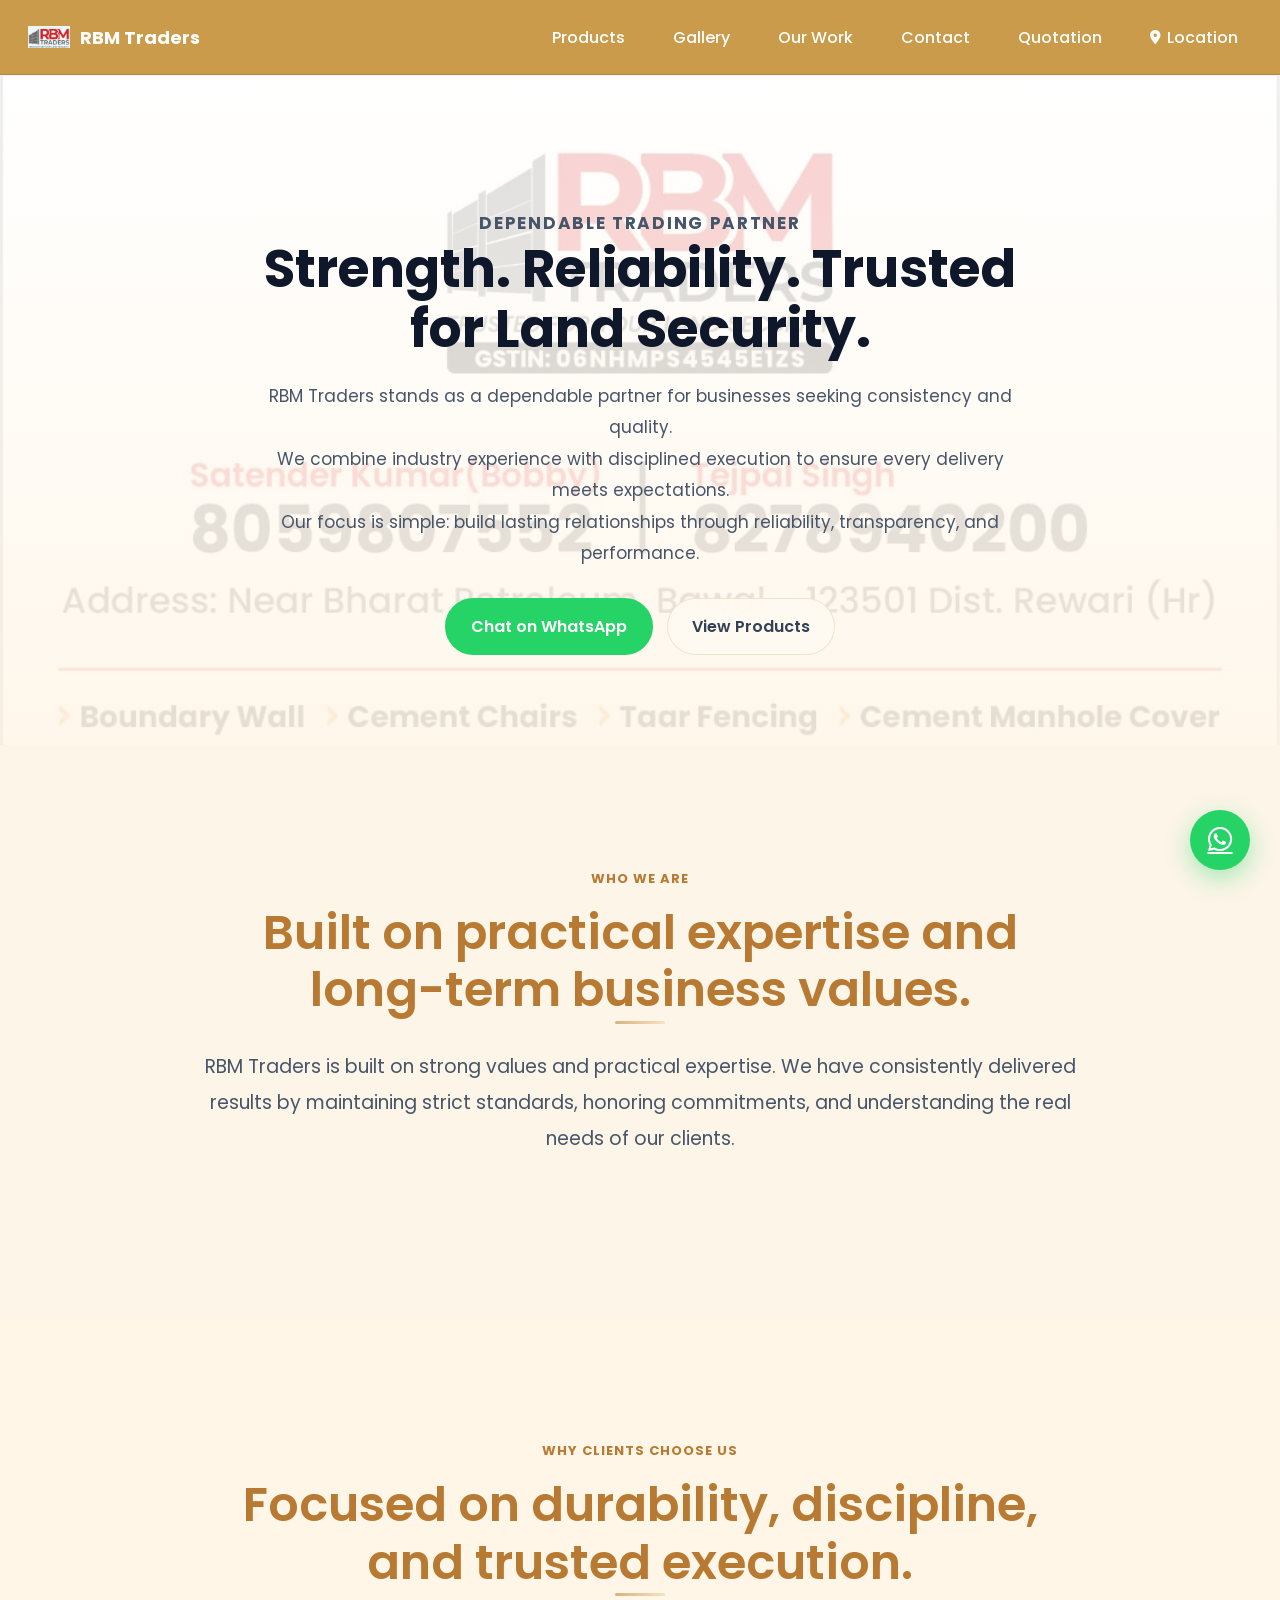
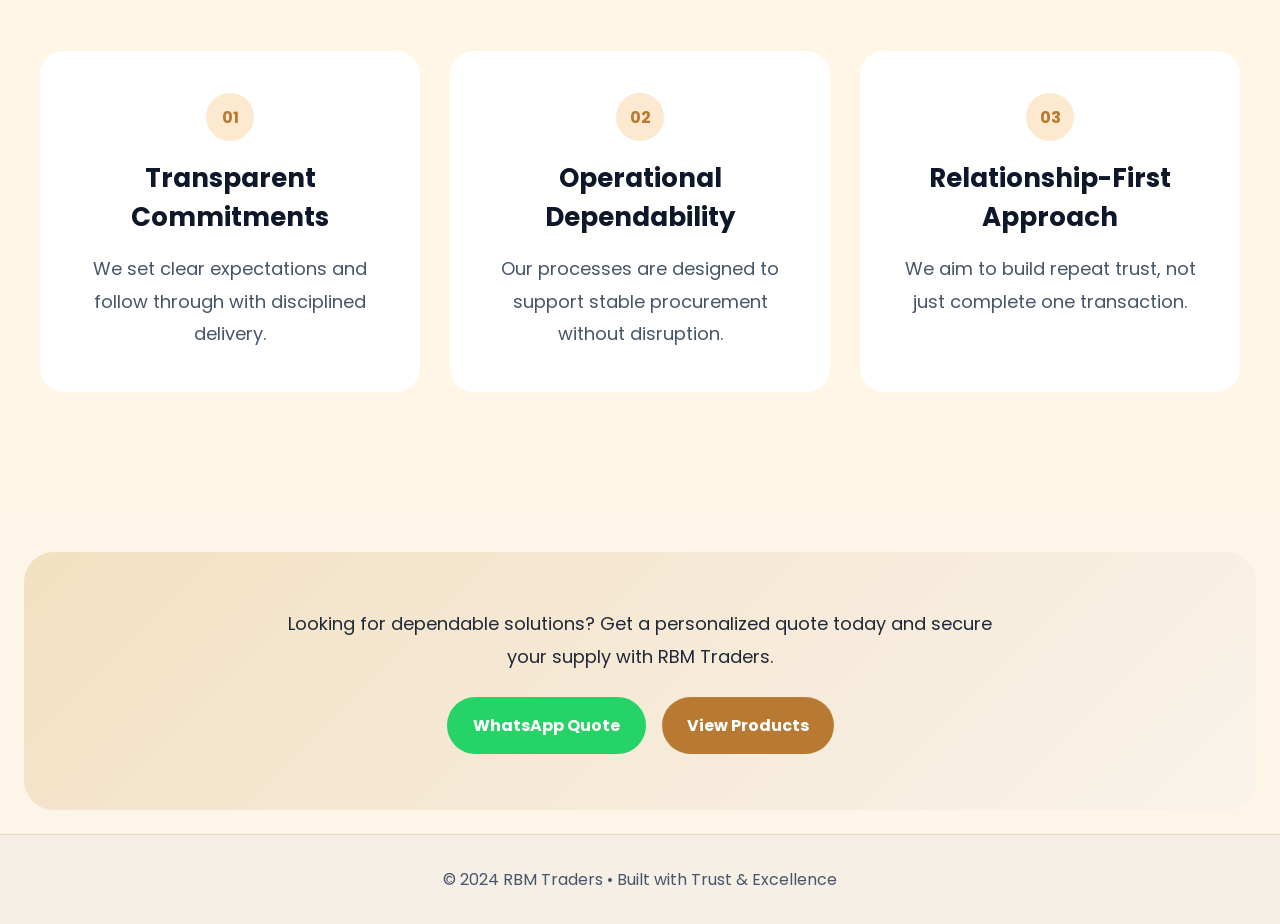
<file: index.html>
<!DOCTYPE html>
<html lang="en">
<head>
<meta charset="UTF-8">
<meta name="viewport" content="width=device-width, initial-scale=1.0">
<title data-i18n="pageTitle">RBM Traders</title>
<meta
    name="description"
    content="RBM Traders delivers dependable supply, assured quality, and professional support for long-term business partnerships."
>
<link rel="preconnect" href="https://fonts.googleapis.com">
<link rel="preconnect" href="https://fonts.gstatic.com" crossorigin>
<link href="https://fonts.googleapis.com/css2?family=Poppins:wght@300;400;500;600;700&display=swap" rel="stylesheet">
<link href="https://cdnjs.cloudflare.com/ajax/libs/font-awesome/6.5.0/css/all.min.css" rel="stylesheet">
<link rel="stylesheet" href="style.css">
</head>
<body>
<div class="loader" id="loader" aria-hidden="true">
    <h1 data-i18n="loaderTitle">RBM Traders<br>Building Strong Foundations...</h1>
    <div class="loading-dots">
        <span></span><span></span><span></span>
    </div>
</div>

<div class="page-transition-overlay" id="pageTransitionOverlay"></div>

<header class="navbar">
    <div class="nav-left">
        <button class="menu-btn" id="menuBtn" type="button" aria-label="Open menu" aria-expanded="false" aria-controls="sideMenu">
            <span></span><span></span><span></span>
        </button>
        <a class="logo" href="#top" aria-label="RBM Traders home">
            <img src="logo.jpeg" alt="RBM Traders logo">
            <strong data-i18n="brandName">RBM Traders</strong>
        </a>
    </div>
    <nav class="desktop-nav" aria-label="Primary">
        <a href="products.html" data-i18n="menuProducts">Products</a>
        <a href="gallery.html" data-i18n="menuGallery">Gallery</a>
        <a href="work-done/index.html" data-i18n="menuProjects"> Our Work</a>
        <a href="contact.html" data-i18n="menuContact">Contact</a>
        <a href="instant-quotation.html" data-i18n="menuQuotation">Quotation</a>
        <a href="https://maps.app.goo.gl/kAdwDStSetLQuG2U9" target="_blank" rel="noreferrer" data-i18n="viewLocation">
            <i class="fas fa-location-dot"></i> Location
        </a>
    </nav>
</header>

<aside class="side-menu" id="sideMenu" aria-label="Mobile menu">
        <a href="products.html"><i class="fas fa-box"></i> <span data-i18n="menuProducts">Products</span></a>
        <a href="gallery.html"><i class="fas fa-images"></i> <span data-i18n="menuGallery">Gallery</span></a>
        <a href="work-done/index.html"><i class="fas fa-hammer"></i> <span data-i18n="menuProjects">Our Work</span></a>
        <a href="contact.html"><i class="fas fa-phone"></i> <span data-i18n="menuContact">Contact</span></a>
        <a href="instant-quotation.html"><i class="fas fa-calculator"></i> <span data-i18n="menuQuotation">Quotation</span></a>
        <a href="https://maps.app.goo.gl/kAdwDStSetLQuG2U9" target="_blank" rel="noreferrer">
            <i class="fas fa-location-dot"></i> <span data-i18n="viewLocation">Location</span>
        </a>
    </aside>

<div class="overlay" id="overlay"></div>

<!-- WHATSAPP FLOATING BUTTON -->
<a href="https://wa.me/918059807552?text=Hello%20RBM%20Traders,%20I%20want%20to%20know%20more%20about%20your%20products%20and%20pricing." 
   class="whatsapp-float" 
   target="_blank" 
   rel="noopener noreferrer"
   aria-label="Chat with RBM Traders on WhatsApp">
    <i class="fab fa-whatsapp"></i>
</a>

<main id="top">
    <section class="hero">
        <img src="p1.jpeg" alt="RBM Traders construction site background" class="hero-bg">
        <div class="hero-text">
            <p class="eyebrow" data-i18n="heroEyebrow">Dependable Trading Partner</p>
            <h1 data-i18n="heroTitle">Strength. Reliability. Trusted for Land Security.</h1>
            <p data-i18n="heroText">
                RBM Traders stands as a dependable partner for businesses seeking consistency and quality.<br>
                We combine industry experience with disciplined execution to ensure every delivery meets expectations.<br>
                Our focus is simple: build lasting relationships through reliability, transparency, and performance.
            </p>
            <div class="hero-actions">
                <a href="https://wa.me/918059807552?text=Hello%20RBM%20Traders,%20I%20want%20to%20explore%20your%20products%20and%20services." 
                   class="btn whatsapp-link" 
                   target="_blank" 
                   rel="noopener noreferrer"
                   data-i18n="heroButtonPrimary">Chat on WhatsApp</a>
                <a href="products.html" class="btn btn-secondary" data-i18n="heroButtonSecondary">View Products</a>
            </div>
        </div>
    </section>

    <section class="section reveal" id="about">
        <div class="section-heading">
            <p class="section-tag" data-i18n="aboutTag">Who We Are</p>
            <h2 data-i18n="aboutHeading">Built on practical expertise and long-term business values.</h2>
        </div>
        <p class="section-copy" data-i18n="aboutText">
            RBM Traders is built on strong values and practical expertise. We have consistently delivered results
            by maintaining strict standards, honoring commitments, and understanding the real needs of our clients.
        </p>
    </section>

    <section class="section section-alt reveal" id="why-choose-us">
        <div class="section-heading">
            <p class="section-tag" data-i18n="galleryTag">Why Clients Choose Us</p>
            <h2 data-i18n="galleryHeading">Focused on durability, discipline, and trusted execution.</h2>
        </div>
        <div class="highlights">
            <div class="highlight">
                <span>01</span>
                <h3 data-i18n="highlight1Title">Transparent Commitments</h3>
                <p data-i18n="highlight1Text">We set clear expectations and follow through with disciplined delivery.</p>
            </div>
            <div class="highlight">
                <span>02</span>
                <h3 data-i18n="highlight2Title">Operational Dependability</h3>
                <p data-i18n="highlight2Text">Our processes are designed to support stable procurement without disruption.</p>
            </div>
            <div class="highlight">
                <span>03</span>
                <h3 data-i18n="highlight3Title">Relationship-First Approach</h3>
                <p data-i18n="highlight3Text">We aim to build repeat trust, not just complete one transaction.</p>
            </div>
        </div>
    </section>

    <section class="cta reveal" id="quote">
        <p data-i18n="ctaText">Looking for dependable solutions? Get a personalized quote today and secure your supply with RBM Traders.</p>
        <div class="cta-buttons">
            <a href="https://wa.me/918059807552?text=Hello%20RBM%20Traders,%20I%20want%20to%20request%20a%20quote%20for%20my%20project.&lang=en" 
               class="btn whatsapp-link" 
               target="_blank" 
               rel="noopener noreferrer"
               data-i18n="ctaButtonWhatsApp">WhatsApp Quote</a>
            <a href="products.html" class="btn btn-secondary" data-i18n="ctaButton">View Products</a>
        </div>
    </section>
</main>

<footer class="footer" data-i18n="footerText">
    &copy; 2024 RBM Traders • Built with Trust &amp; Excellence
</footer>

<script src="script.js"></script>

</body>
</html>
</file>
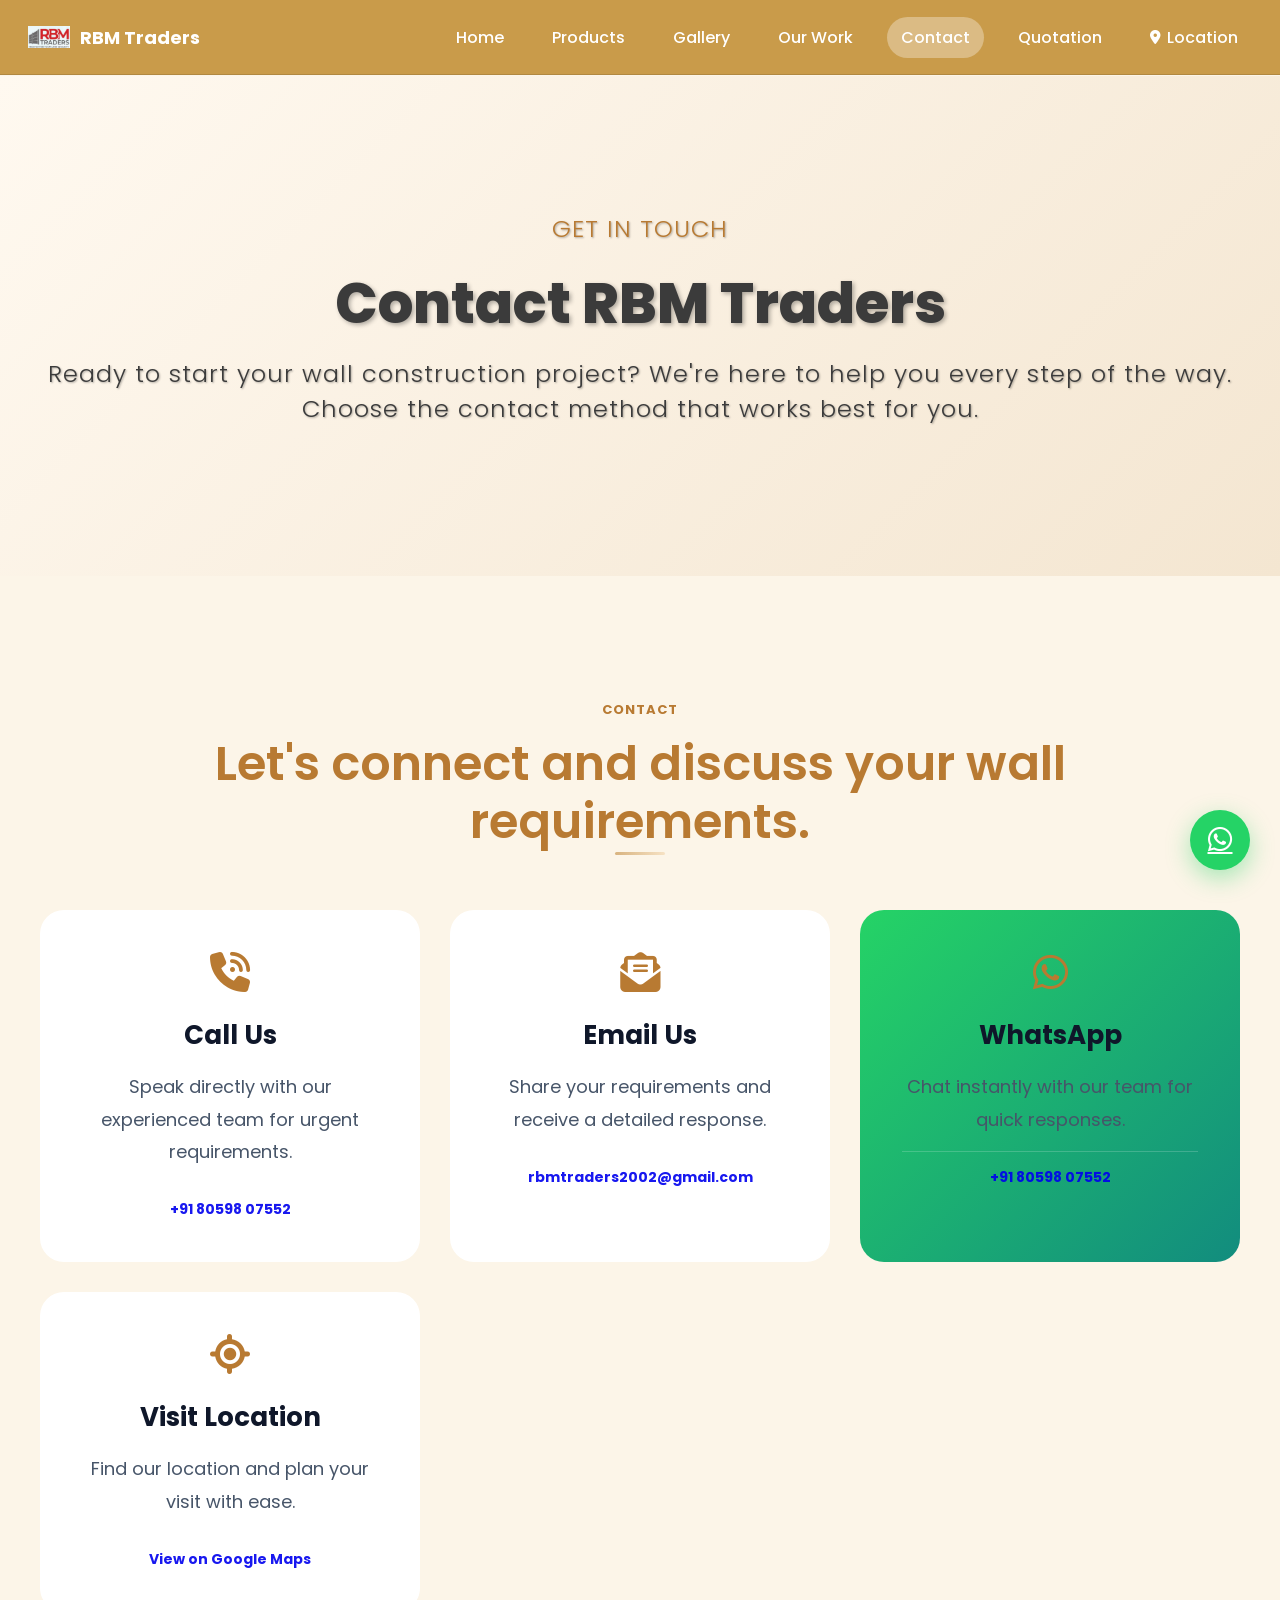
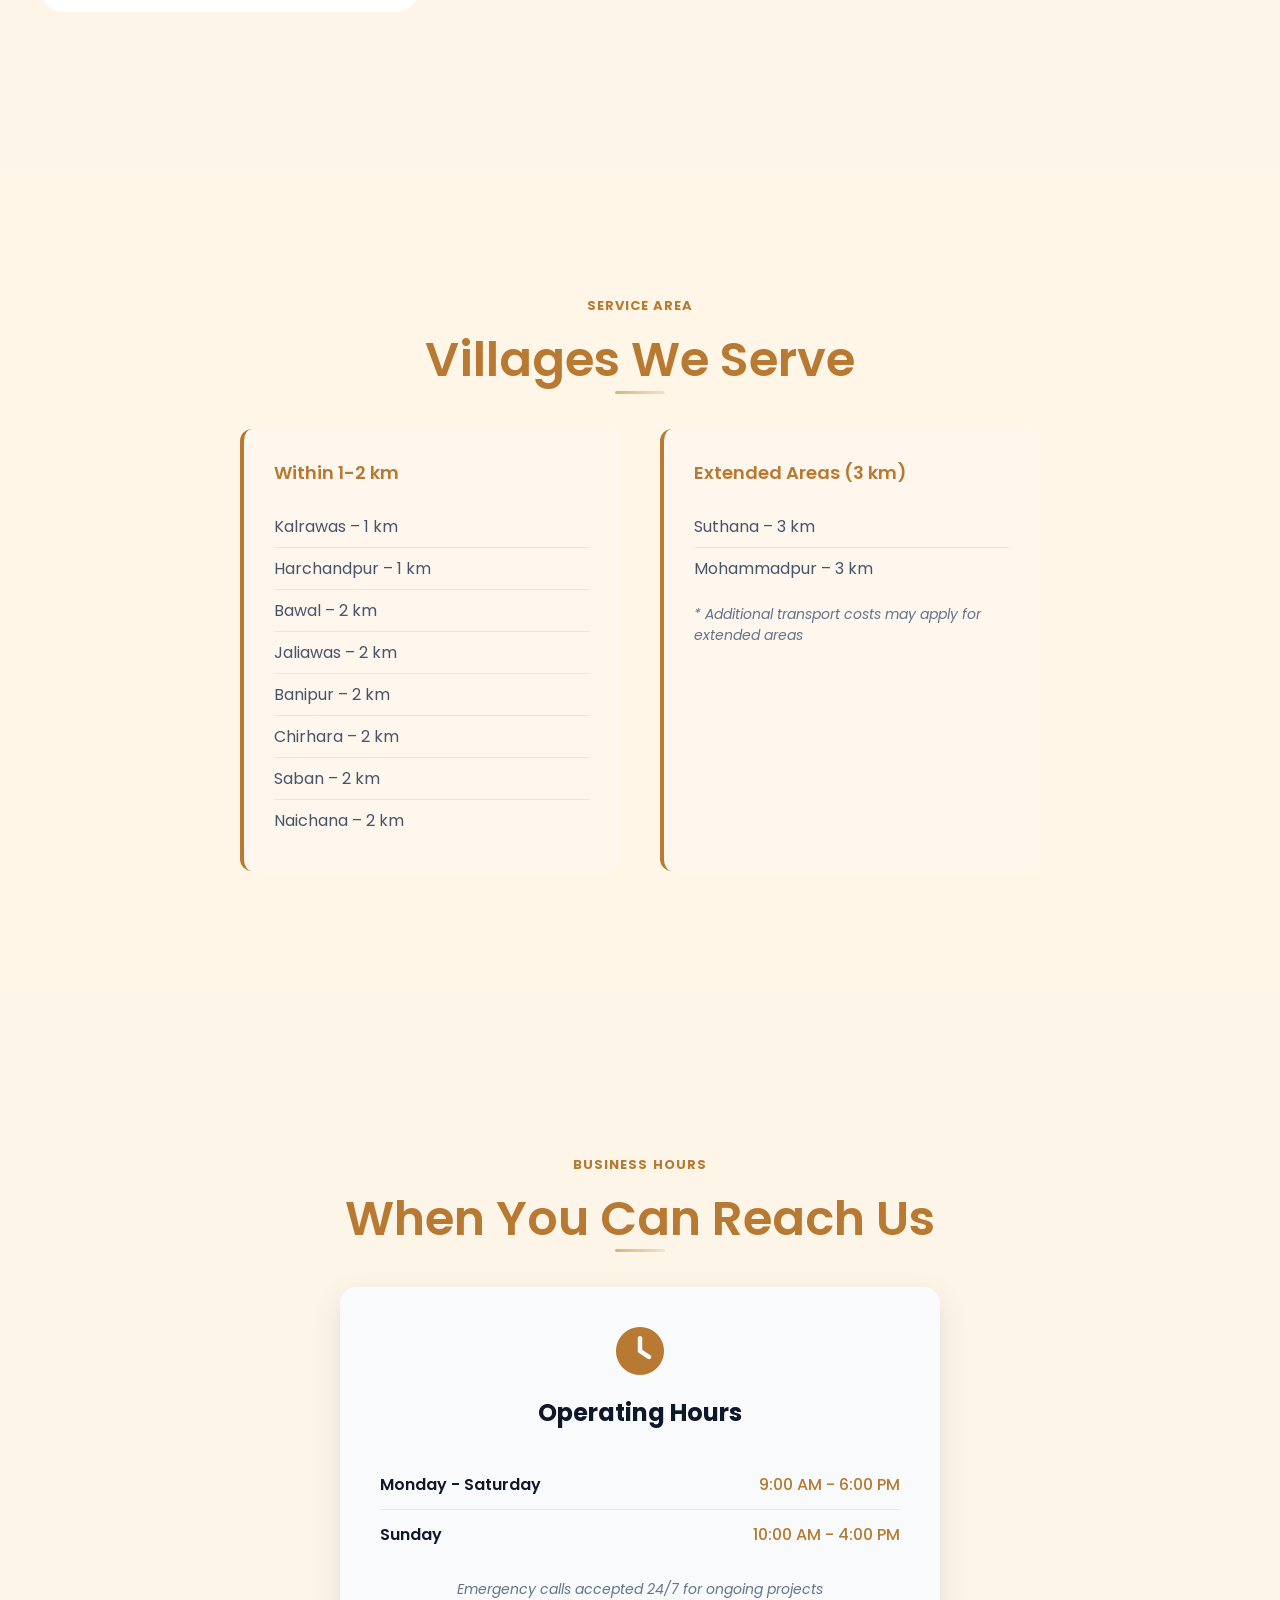
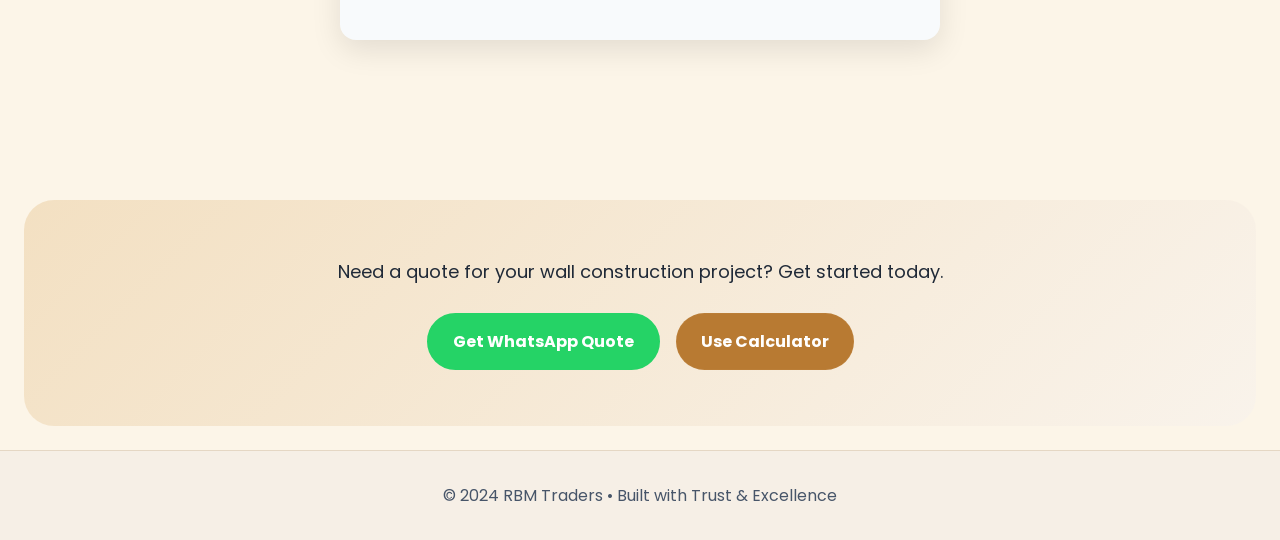
<file: contact.html>
<!DOCTYPE html>
<html lang="en">
<head>
    <meta charset="UTF-8">
    <meta name="viewport" content="width=device-width, initial-scale=1.0">
    <title>Contact Us - RBM Traders</title>
    <meta name="description" content="Get in touch with RBM Traders for wall construction quotes and inquiries. Multiple contact options available.">
    <link rel="preconnect" href="https://fonts.googleapis.com">
    <link rel="preconnect" href="https://fonts.gstatic.com" crossorigin>
    <link href="https://fonts.googleapis.com/css2?family=Poppins:wght@300;400;500;600;700&display=swap" rel="stylesheet">
    <link href="https://cdnjs.cloudflare.com/ajax/libs/font-awesome/6.5.0/css/all.min.css" rel="stylesheet">
    <link rel="stylesheet" href="style.css">
</head>
<body>
<div class="loader" id="loader" aria-hidden="true">
    <h1>RBM Traders<br>Get in touch...</h1>
    <div class="loading-dots">
        <span></span><span></span><span></span>
    </div>
</div>

<div class="page-transition-overlay" id="pageTransitionOverlay"></div>

<header class="navbar">
    <div class="nav-left">
        <button class="menu-btn" id="menuBtn" type="button" aria-label="Open menu" aria-expanded="false" aria-controls="sideMenu">
            <span></span><span></span><span></span>
        </button>
        <a class="logo" href="index.html" aria-label="RBM Traders home">
            <img src="logo.jpeg" alt="RBM Traders logo">
            <strong data-i18n="brandName">RBM Traders</strong>
        </a>
    </div>
    <nav class="desktop-nav" aria-label="Primary">
        <a href="index.html" data-i18n="menuHome">Home</a>
        <a href="products.html" data-i18n="menuProducts">Products</a>
        <a href="gallery.html" data-i18n="menuGallery">Gallery</a>
        <a href="work-done/index.html" data-i18n="menuProjects"> Our Work</a>
        <a href="contact.html" class="active" data-i18n="menuContact">Contact</a>
        <a href="instant-quotation.html" data-i18n="menuQuotation">Quotation</a>
        <a href="https://maps.app.goo.gl/kAdwDStSetLQuG2U9" target="_blank" rel="noreferrer" data-i18n="viewLocation">
            <i class="fas fa-location-dot"></i> Location
        </a>
    </nav>
</header>

<aside class="side-menu" id="sideMenu" aria-label="Mobile menu">
    <a href="index.html"><i class="fas fa-home"></i> <span data-i18n="menuHome">Home</span></a>
    <a href="products.html"><i class="fas fa-box"></i> <span data-i18n="menuProducts">Products</span></a>
    <a href="gallery.html"><i class="fas fa-images"></i> <span data-i18n="menuGallery">Gallery</span></a>
    <a href="work-done/index.html"><i class="fas fa-hammer"></i> <span data-i18n="menuProjects">Our Work</span></a>
    <a href="contact.html" class="active"><i class="fas fa-phone"></i> <span data-i18n="menuContact">Contact</span></a>
    <a href="instant-quotation.html"><i class="fas fa-calculator"></i> <span data-i18n="menuQuotation">Quotation</span></a>
    <a href="https://maps.app.goo.gl/kAdwDStSetLQuG2U9" target="_blank" rel="noreferrer">
        <i class="fas fa-location-dot"></i> <span data-i18n="viewLocation">Location</span></a>
</aside>

<div class="overlay" id="overlay"></div>

<!-- WHATSAPP FLOATING BUTTON -->
<a href="https://wa.me/918059807552?text=Hello%20RBM%20Traders,%20I%20want%20to%20get%20in%20touch%20regarding%20my%20project." 
   class="whatsapp-float" 
   target="_blank" 
   rel="noopener noreferrer"
   aria-label="Chat with RBM Traders on WhatsApp">
    <i class="fab fa-whatsapp"></i>
</a>

<main id="top">
        <section class="work-header">
            <div class="header-content">
                <p class="eyebrow">Get In Touch</p>
                <h1>Contact RBM Traders</h1>
                <p>
                    Ready to start your wall construction project? We're here to help you every step of the way.
                    Choose the contact method that works best for you.
                </p>
            </div>
        </section>

        <section class="section reveal" id="contact">
            <div class="section-heading">
                <p class="section-tag">Contact</p>
                <h2>Let's connect and discuss your wall requirements.</h2>
            </div>
            <div class="contact-grid">
                <a class="contact-card" href="tel:+918059807552">
                    <i class="fas fa-phone-volume"></i>
                    <h3>Call Us</h3>
                    <p>Speak directly with our experienced team for urgent requirements.</p>
                    <div class="contact-detail">
                        <strong>+91 80598 07552</strong>
                    </div>
                </a>
                <a class="contact-card" href="mailto:rbmtraders2002@gmail.com">
                    <i class="fas fa-envelope-open-text"></i>
                    <h3>Email Us</h3>
                    <p>Share your requirements and receive a detailed response.</p>
                    <div class="contact-detail">
                        <strong>rbmtraders2002@gmail.com</strong>
                    </div>
                </a>
                <a class="contact-card whatsapp-contact" href="https://wa.me/918059807552?text=Hello%20RBM%20Traders,%20I%20need%20help%20with%20my%20inquiry."
                   target="_blank" rel="noopener noreferrer">
                    <i class="fab fa-whatsapp"></i>
                    <h3>WhatsApp</h3>
                    <p>Chat instantly with our team for quick responses.</p>
                    <div class="contact-detail">
                        <strong>+91 80598 07552</strong>
                    </div>
                </a>
                <a class="contact-card" href="https://maps.app.goo.gl/kAdwDStSetLQuG2U9" target="_blank" rel="noreferrer">
                    <i class="fas fa-location-crosshairs"></i>
                    <h3>Visit Location</h3>
                    <p>Find our location and plan your visit with ease.</p>
                    <div class="contact-detail">
                        <strong>View on Google Maps</strong>
                    </div>
                </a>
            </div>
        </section>

        <section class="section section-alt reveal" id="service-area">
            <div class="section-heading">
                <p class="section-tag">Service Area</p>
                <h2>Villages We Serve</h2>
            </div>
            <div class="service-area-grid">
                <div class="area-column">
                    <h4>Within 1-2 km</h4>
                    <ul>
                        <li>Kalrawas – 1 km</li>
                        <li>Harchandpur – 1 km</li>
                        <li>Bawal – 2 km</li>
                        <li>Jaliawas – 2 km</li>
                        <li>Banipur – 2 km</li>
                        <li>Chirhara – 2 km</li>
                        <li>Saban – 2 km</li>
                        <li>Naichana – 2 km</li>
                    </ul>
                </div>
                <div class="area-column">
                    <h4>Extended Areas (3 km)</h4>
                    <ul>
                        <li>Suthana – 3 km</li>
                        <li>Mohammadpur – 3 km</li>
                    </ul>
                    <p class="note">* Additional transport costs may apply for extended areas</p>
                </div>
            </div>
        </section>

        <section class="section reveal" id="business-hours">
            <div class="section-heading">
                <p class="section-tag">Business Hours</p>
                <h2>When You Can Reach Us</h2>
            </div>
            <div class="hours-container">
                <div class="hours-card">
                    <i class="fas fa-clock"></i>
                    <h3>Operating Hours</h3>
                    <div class="hours-list">
                        <div class="hour-item">
                            <span>Monday - Saturday</span>
                            <span>9:00 AM - 6:00 PM</span>
                        </div>
                        <div class="hour-item">
                            <span>Sunday</span>
                            <span>10:00 AM - 4:00 PM</span>
                        </div>
                    </div>
                    <p class="hours-note">Emergency calls accepted 24/7 for ongoing projects</p>
                </div>
            </div>
        </section>

        <section class="cta reveal" id="quote">
            <p>Need a quote for your wall construction project? Get started today.</p>
            <div class="cta-buttons">
                <a href="https://wa.me/918059807552?text=Hello%20RBM%20Traders,%20I%20want%20to%20request%20a%20quote%20for%20my%20project."
                   class="btn whatsapp-link"
                   target="_blank"
                   rel="noopener noreferrer">Get WhatsApp Quote</a>
                <a href="instant-quotation.html" class="btn btn-secondary">Use Calculator</a>
            </div>
        </section>
</main>

<footer class="footer" data-i18n="footerText">
    &copy; 2024 RBM Traders • Built with Trust &amp; Excellence
</footer>

<script src="script.js"></script>

</body>
</html>
</file>
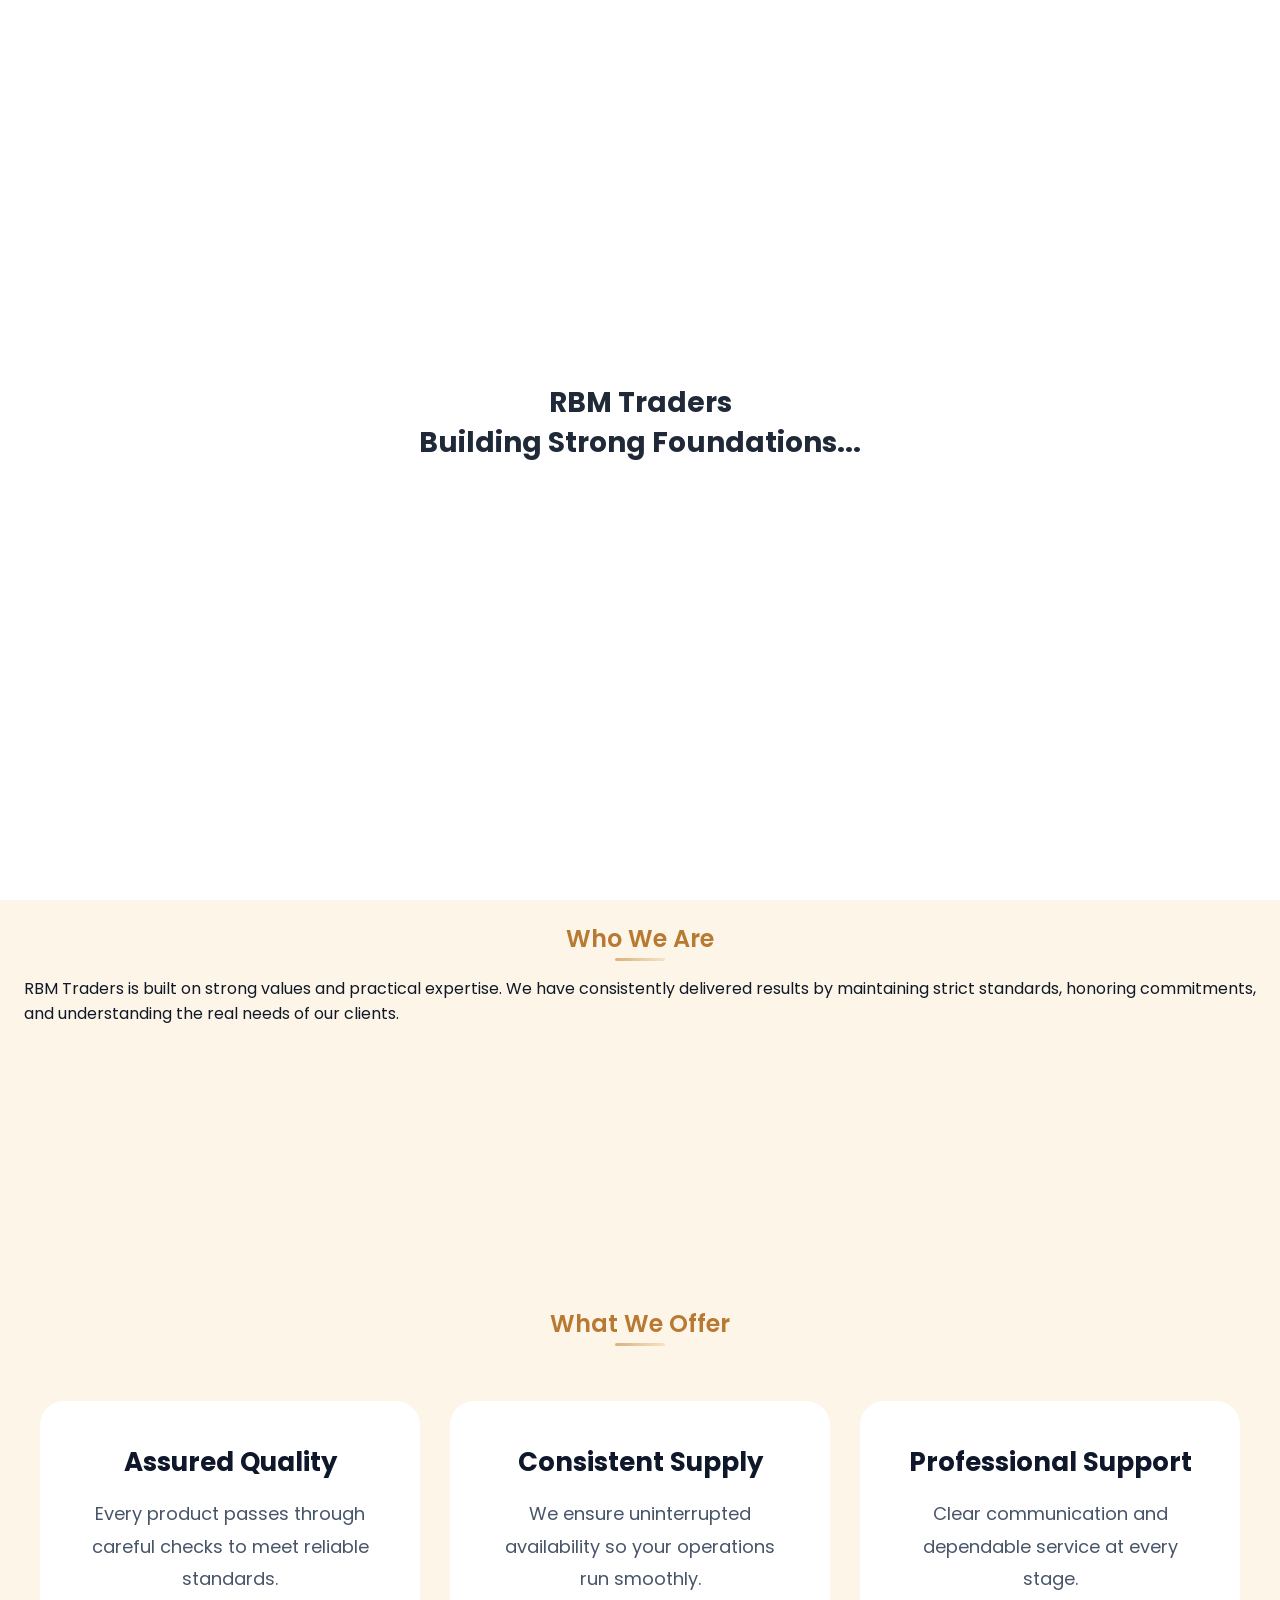
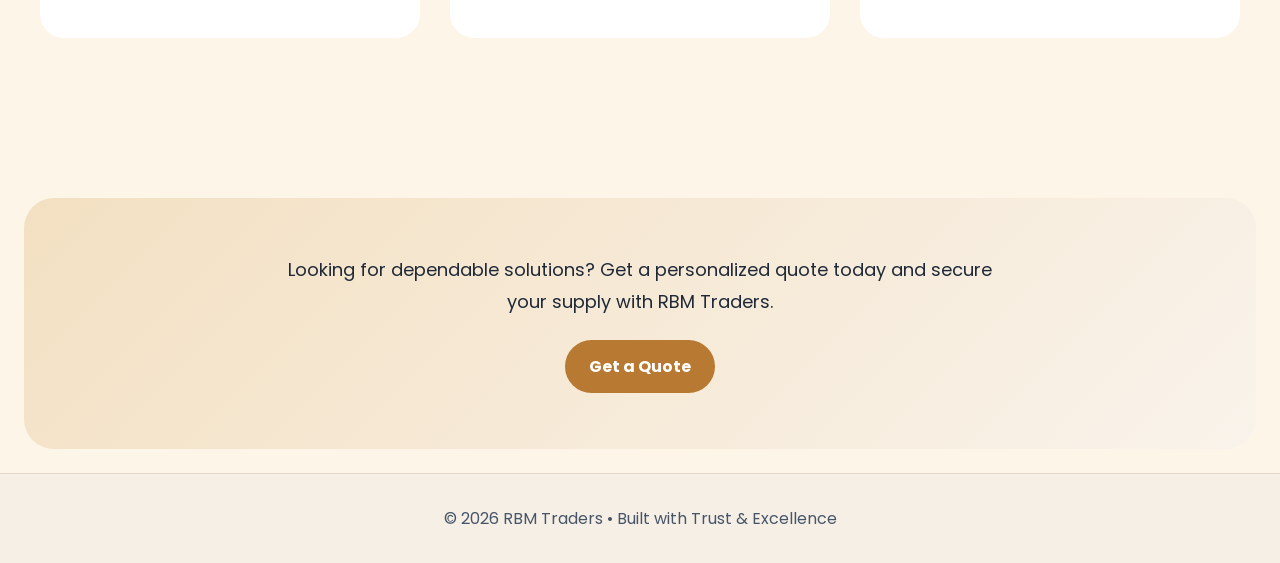
<file: index-1.html>
<!DOCTYPE html>
<html>
<head>
<title>RBM Traders</title>
<meta name="viewport" content="width=device-width, initial-scale=1.0">

<!-- Google Fonts -->
<link href="https://fonts.googleapis.com/css2?family=Poppins:wght@300;400;500;600;700&display=swap" rel="stylesheet">

<!-- Font Awesome -->
<link href="https://cdnjs.cloudflare.com/ajax/libs/font-awesome/6.5.0/css/all.min.css" rel="stylesheet">

<!-- External CSS -->
<link rel="stylesheet" href="style.css">
</head>
<body>

<!-- LOADER -->
<div class="loader" id="loader">
<h1>RBM Traders<br>Building Strong Foundations...</h1>
<div class="loading-dots">
<span></span><span></span><span></span>
</div>
</div>

<!-- NAVBAR -->
<div class="navbar">
<div class="menu-btn" id="menuBtn">
<span></span><span></span><span></span>
</div>
<div class="logo"><img src="logo.jpeg"><b>RBM Traders</b></div>
</div>

<!-- MENU -->
<div class="side-menu" id="sideMenu">
<a href="#"><i class="fas fa-box"></i> Products</a>
<a href="#"><i class="fas fa-images"></i> Gallery</a>
<a href="#"><i class="fas fa-phone"></i> Contact</a>
<a href="#"><i class="fas fa-file-invoice"></i> Quotation</a>
<div class="location"><a href="https://maps.app.goo.gl/C1o8YdZam9SvYt7T8?g_st=awb" target="_blank"><i class="fas fa-location-dot"></i> View Location</a></div>
</div>

<div class="overlay" id="overlay"></div>

<!-- HERO -->
<div class="hero">
<div class="hero-text">
<h1>Strength. Reliability. Long-Term Trust.</h1>
<p>
RBM Traders stands as a dependable partner for businesses seeking consistency and quality.
We combine industry experience with disciplined execution to ensure every delivery meets expectations.
Our focus is simple — build lasting relationships through reliability, transparency, and performance.
</p>
<a href="#" class="btn">Explore Our Work</a>
</div>
</div>

<!-- P1 IMAGE CENTERED -->
<div style="display:flex; justify-content:center; align-items:center; width:100%; padding: 20px 0; background:#f5f5f5;">
  <img src="p1.jpeg" style="width:100%; max-width:420px; height:auto; display:block; border-radius:10px; box-shadow: 0 4px 15px rgba(0,0,0,0.15);">
</div>

<!-- ABOUT -->
<div class="section reveal">
<h2>Who We Are</h2>
<p>
RBM Traders is built on strong values and practical expertise.
We have consistently delivered results by maintaining strict standards, honoring commitments,
and understanding the real needs of our clients.
</p>
</div>

<!-- SERVICES -->
<div class="section reveal">
<h2>What We Offer</h2>
<div class="cards">
<div class="card"><h3>Assured Quality</h3><p>Every product passes through careful checks to meet reliable standards.</p></div>
<div class="card"><h3>Consistent Supply</h3><p>We ensure uninterrupted availability so your operations run smoothly.</p></div>
<div class="card"><h3>Professional Support</h3><p>Clear communication and dependable service at every stage.</p></div>
</div>
</div>

<!-- CTA -->
<div class="cta">
<p>Looking for dependable solutions? Get a personalized quote today and secure your supply with RBM Traders.</p>
<a href="#">Get a Quote</a>
</div>

<div class="footer">
© 2026 RBM Traders • Built with Trust & Excellence
</div>

<script>
// MENU TOGGLE
const menuBtn=document.getElementById("menuBtn");
const sideMenu=document.getElementById("sideMenu");
const overlay=document.getElementById("overlay");
const loader=document.getElementById("loader");

menuBtn.onclick=()=>{
menuBtn.classList.toggle("active");
sideMenu.classList.toggle("active");
overlay.classList.toggle("active");
};

// CLOSE MENU WHEN CLICKING OUTSIDE
overlay.onclick=()=>{
menuBtn.classList.remove("active");
sideMenu.classList.remove("active");
overlay.classList.remove("active");
};
document.addEventListener('click', e=>{
    if(!sideMenu.contains(e.target) && !menuBtn.contains(e.target)){
        menuBtn.classList.remove("active");
        sideMenu.classList.remove("active");
        overlay.classList.remove("active");
    }
});

// LOADER FADE OUT
window.onload = ()=>{
setTimeout(()=>{
loader.classList.add('hidden'); // fade out
setTimeout(()=>{loader.style.display='none';},1000);
},2000);
};

// SCROLL REVEAL
const reveals=document.querySelectorAll(".reveal");
function reveal(){
let h=window.innerHeight;
reveals.forEach(el=>{
if(el.getBoundingClientRect().top<h-100){
el.classList.add("active");
}
});
}
window.addEventListener("scroll",reveal);
window.addEventListener("load",reveal);
</script>

</body>
</html>
</file>
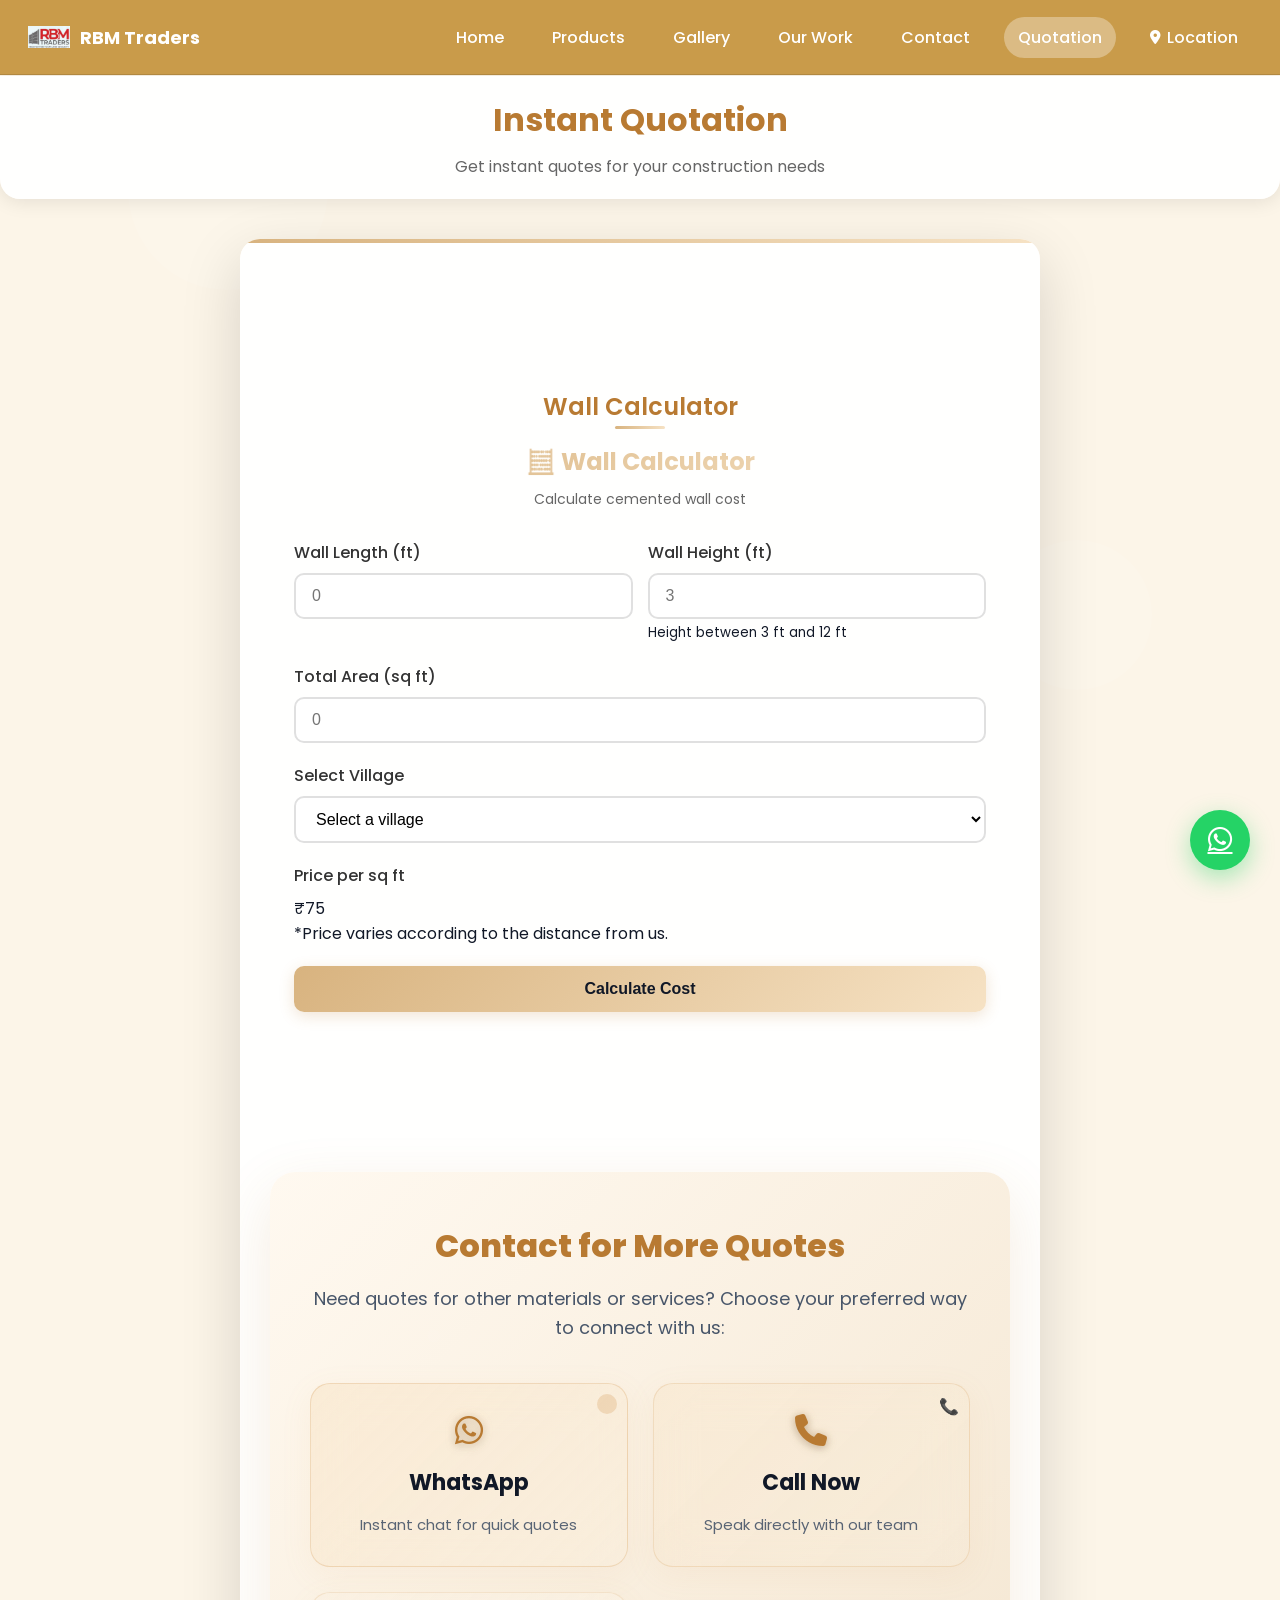
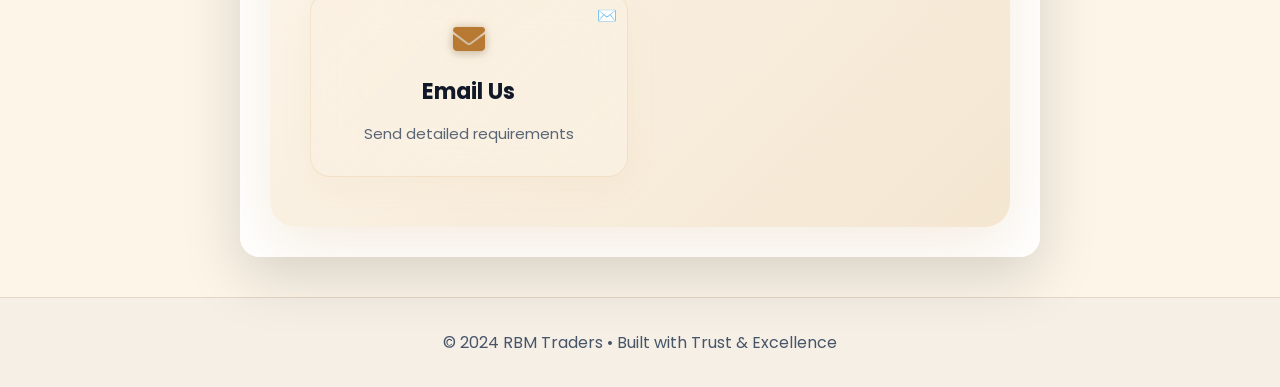
<file: instant-quotation.html>
<!DOCTYPE html>
<html lang="en">
<head>
    <meta charset="UTF-8">
    <meta name="viewport" content="width=device-width, initial-scale=1.0">
    <title>Instant Quotation - RBM Traders</title>
    <link rel="preconnect" href="https://fonts.googleapis.com">
    <link rel="preconnect" href="https://fonts.gstatic.com" crossorigin>
    <link href="https://fonts.googleapis.com/css2?family=Poppins:wght@300;400;500;600;700&display=swap" rel="stylesheet">
    <link href="https://cdnjs.cloudflare.com/ajax/libs/font-awesome/6.5.0/css/all.min.css" rel="stylesheet">
    <link rel="stylesheet" href="style.css">
</head>
<body>
<div class="loader" id="loader" aria-hidden="true">
    <h1>RBM Traders<br>Get instant quote...</h1>
    <div class="loading-dots">
        <span></span><span></span><span></span>
    </div>
</div>

<div class="page-transition-overlay" id="pageTransitionOverlay"></div>

<header class="navbar">
    <div class="nav-left">
        <button class="menu-btn" id="menuBtn" type="button" aria-label="Open menu" aria-expanded="false" aria-controls="sideMenu">
            <span></span><span></span><span></span>
        </button>
        <a class="logo" href="index.html" aria-label="RBM Traders home">
            <img src="logo.jpeg" alt="RBM Traders logo">
            <strong data-i18n="brandName">RBM Traders</strong>
        </a>
    </div>
    <nav class="desktop-nav" aria-label="Primary">
        <a href="index.html" data-i18n="menuHome">Home</a>
        <a href="products.html" data-i18n="menuProducts">Products</a>
        <a href="gallery.html" data-i18n="menuGallery">Gallery</a>
        <a href="work-done/index.html" data-i18n="menuProjects">Our Work</a>
        <a href="contact.html" data-i18n="menuContact">Contact</a>
        <a href="instant-quotation.html" class="active" data-i18n="menuQuotation">Quotation</a>
        <a href="https://maps.app.goo.gl/kAdwDStSetLQuG2U9" target="_blank" rel="noreferrer" data-i18n="viewLocation">
            <i class="fas fa-location-dot"></i> Location
        </a>
    </nav>
</header>

<aside class="side-menu" id="sideMenu" aria-label="Mobile menu">
    <a href="index.html"><i class="fas fa-home"></i> <span data-i18n="menuHome">Home</span></a>
    <a href="products.html"><i class="fas fa-box"></i> <span data-i18n="menuProducts">Products</span></a>
    <a href="gallery.html"><i class="fas fa-images"></i> <span data-i18n="menuGallery">Gallery</span></a>
    <a href="work-done/index.html"><i class="fas fa-hammer"></i> <span data-i18n="menuProjects">Our Work</span></a>
    <a href="contact.html"><i class="fas fa-phone"></i> <span data-i18n="menuContact">Contact</span></a>
    <a href="instant-quotation.html" class="active"><i class="fas fa-calculator"></i> <span data-i18n="menuQuotation">Quotation</span></a>
    <a href="https://maps.app.goo.gl/kAdwDStSetLQuG2U9" target="_blank" rel="noreferrer">
        <i class="fas fa-location-dot"></i> <span data-i18n="viewLocation">Location</span></a>
</aside>

<div class="overlay" id="overlay"></div>

<!-- WHATSAPP FLOATING BUTTON -->
<a href="https://wa.me/918059807552?text=Hello%20RBM%20Traders,%20I%20have%20calculated%20my%20quote.%20Let's%20discuss!" 
   class="whatsapp-float" 
   target="_blank" 
   rel="noopener noreferrer"
   aria-label="Chat with RBM Traders on WhatsApp">
    <i class="fab fa-whatsapp"></i>
</a>

<!-- Animated Background -->
<div class="bg-animation">
    <div class="bg-shape"></div>
    <div class="bg-shape"></div>
    <div class="bg-shape"></div>
    <div class="bg-shape"></div>
</div>

<main id="top">
    <div class="header">
        <h1>Instant Quotation</h1>
        <p>Get instant quotes for your construction needs</p>
    </div>

    <div class="container">
        <div class="section">
            <h2>Wall Calculator</h2>
            <div class="calculator">
                <h1>🧮 Wall Calculator</h1>
                <p class="subtitle">Calculate cemented wall cost</p>

                <div class="input-row">
                    <div class="form-group">
                        <label for="length">Wall Length (ft)</label>
                        <input type="number" id="length" placeholder="0" min="0" step="1">
                    </div>
                    <div class="form-group">
                        <label for="height">Wall Height (ft)</label>
                        <input type="number" id="height" placeholder="3" min="3" max="12" step="1">
                        <small class="note">Height between 3 ft and 12 ft</small>
                    </div>
                </div>
                <div class="form-group">
                    <label for="totalArea">Total Area (sq ft)</label>
                    <input type="number" id="totalArea" placeholder="0" min="0" step="1" onchange="updatePrice()">
                </div>
                <div class="form-group">
                    <label for="village">Select Village</label>
                    <select id="village" onchange="updatePrice()">
                        <option value="">Select a village</option>
                        <option value="Kalrawas">Kalrawas</option>
                        <option value="Harchandpur">Harchandpur</option>
                        <option value="Bawal">Bawal</option>
                        <option value="Jaliawas">Jaliawas</option>
                        <option value="Banipur">Banipur</option>
                        <option value="Chirhara">Chirhara</option>
                        <option value="Saban">Saban</option>
                        <option value="Naichana">Naichana</option>
                        <option value="Suthana">Suthana</option>
                        <option value="Mohammadpur">Mohammadpur</option>
                        <option value="other">Other Village</option>
                    </select>
                </div>
                <div class="form-group">
                    <label>Price per sq ft</label>
                    <span id="priceDisplay">₹70</span>
                    <p class="note">*Price varies according to the distance from us.</p>
                </div>
                <button type="button" onclick="calculate()">Calculate Cost</button>

                <div id="error" class="error"></div>
                <div id="results" class="results">
                    <div id="resultsContent"></div>
                </div>
            </div>
        </div>

        <div class="contact-section">
            <h2>Contact for More Quotes</h2>
            <p>Need quotes for other materials or services? Choose your preferred way to connect with us:</p>
            <div class="contact-options">
                <a href="https://wa.me/918059807552?text=Hello%20RBM%20Traders,%20I%20want%20to%20request%20a%20quote%20for%20my%20project.&lang=en"
                   class="contact-option" target="_blank">
                    <i class="fab fa-whatsapp"></i>
                    <h3>WhatsApp</h3>
                    <p>Instant chat for quick quotes</p>
                </a>
                <a href="tel:+918059807552" class="contact-option">
                    <i class="fas fa-phone"></i>
                    <h3>Call Now</h3>
                    <p>Speak directly with our team</p>
                </a>
                <a href="mailto:rbmtraders2002@gmail.com" class="contact-option">
                    <i class="fas fa-envelope"></i>
                    <h3>Email Us</h3>
                    <p>Send detailed requirements</p>
                </a>
            </div>
        </div>
    </div>
</main>

<footer class="footer" data-i18n="footerText">
    &copy; 2024 RBM Traders • Built with Trust &amp; Excellence
</footer>

<script src="script.js"></script>
<script>
// Instant quotation calculator logic
const listedVillages = [
    'Kalrawas','Harchandpur','Bawal','Jaliawas','Banipur','Chirhara','Saban','Naichana','Suthana','Mohammadpur'
];

function getPriceForVillage(v){
    if (!v) return 75; // default to other
    return listedVillages.includes(v) ? 70 : 75;
}

function updatePrice(){
    const sel = document.getElementById('village');
    const v = sel ? sel.value : '';
    const price = getPriceForVillage(v);
    const disp = document.getElementById('priceDisplay');
    if (disp) disp.textContent = '₹' + price;
}

function formatRs(n){
    try{
        return '₹' + new Intl.NumberFormat('en-IN').format(Math.round(n));
    }catch(e){
        return '₹' + Math.round(n);
    }
}

function calculate(){
    const err = document.getElementById('error');
    const results = document.getElementById('resultsContent');
    const resultsWrapper = document.getElementById('results');
    if (err) err.textContent = '';
    if (results) results.innerHTML = '';
    if (resultsWrapper) resultsWrapper.style.display = 'none';

    const length = parseFloat(document.getElementById('length').value) || 0;
    const height = parseFloat(document.getElementById('height').value) || 0;
    const totalAreaInput = parseFloat(document.getElementById('totalArea').value) || 0;
    const village = document.getElementById('village').value;

    if (height > 0 && (height < 3 || height > 12)) {
        if (err) err.textContent = 'Height must be between 3 ft and 12 ft.';
        return;
    }

    let area = totalAreaInput > 0 ? totalAreaInput : (length > 0 && height > 0 ? (length * height) : 0);
    if (area <= 0){
        if (err) err.textContent = 'Please enter wall length and height, or enter total area.';
        if (resultsWrapper) resultsWrapper.style.display = 'none';
        return;
    }

    const price = getPriceForVillage(village);
    const total = area * price;

    const out = [];
    out.push('<div class="result-item"><span class="result-label">Selected Village</span><span class="result-value">' + (village || 'Other') + '</span></div>');
    out.push('<div class="result-item"><span class="result-label">Area</span><span class="result-value">' + area + ' sq ft</span></div>');
    out.push('<div class="result-item"><span class="result-label">Price per sq ft</span><span class="result-value">' + formatRs(price) + '</span></div>');
    out.push('<div class="result-item"><span class="result-label">Total Estimated Cost</span><span class="result-value">' + formatRs(total) + '</span></div>');
    out.push('<p class="note">This is an instant estimate. Actual cost may vary after site visit.</p>');

    if (results) results.innerHTML = out.join('');
    if (resultsWrapper) resultsWrapper.style.display = 'block';
}

// Auto-bind events
document.addEventListener('DOMContentLoaded', () => {
    const lengthEl = document.getElementById('length');
    const heightEl = document.getElementById('height');
    const totalEl = document.getElementById('totalArea');
    const villageEl = document.getElementById('village');

    if (lengthEl && heightEl && totalEl){
        const computeArea = () => {
            const l = parseFloat(lengthEl.value) || 0;
            const h = parseFloat(heightEl.value) || 0;
            const area = (l > 0 && h > 0) ? Math.round(l * h) : '';
            totalEl.value = area;
        };
        lengthEl.addEventListener('input', computeArea);
        heightEl.addEventListener('input', computeArea);
    }

    if (villageEl){
        villageEl.addEventListener('change', updatePrice);
    }

    // initialize display
    updatePrice();
});
</script>
</body>
</html>
</file>
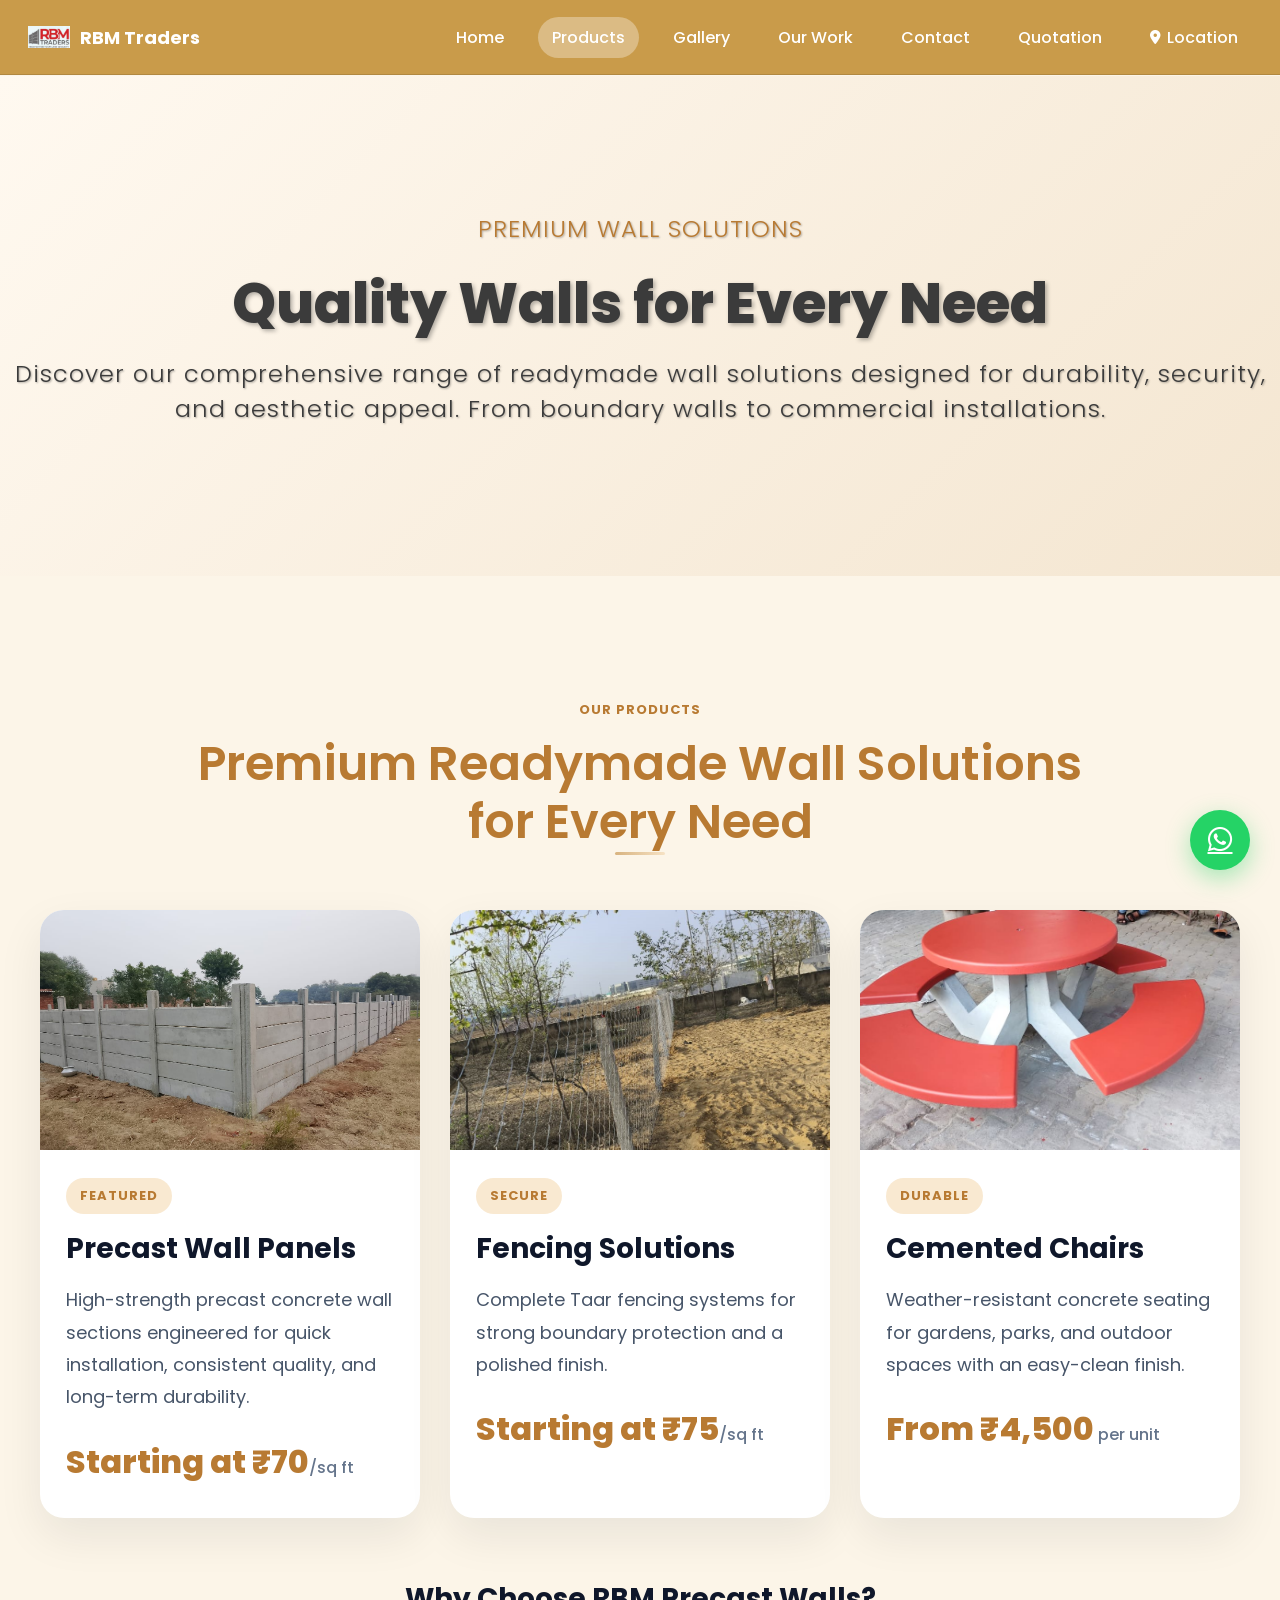
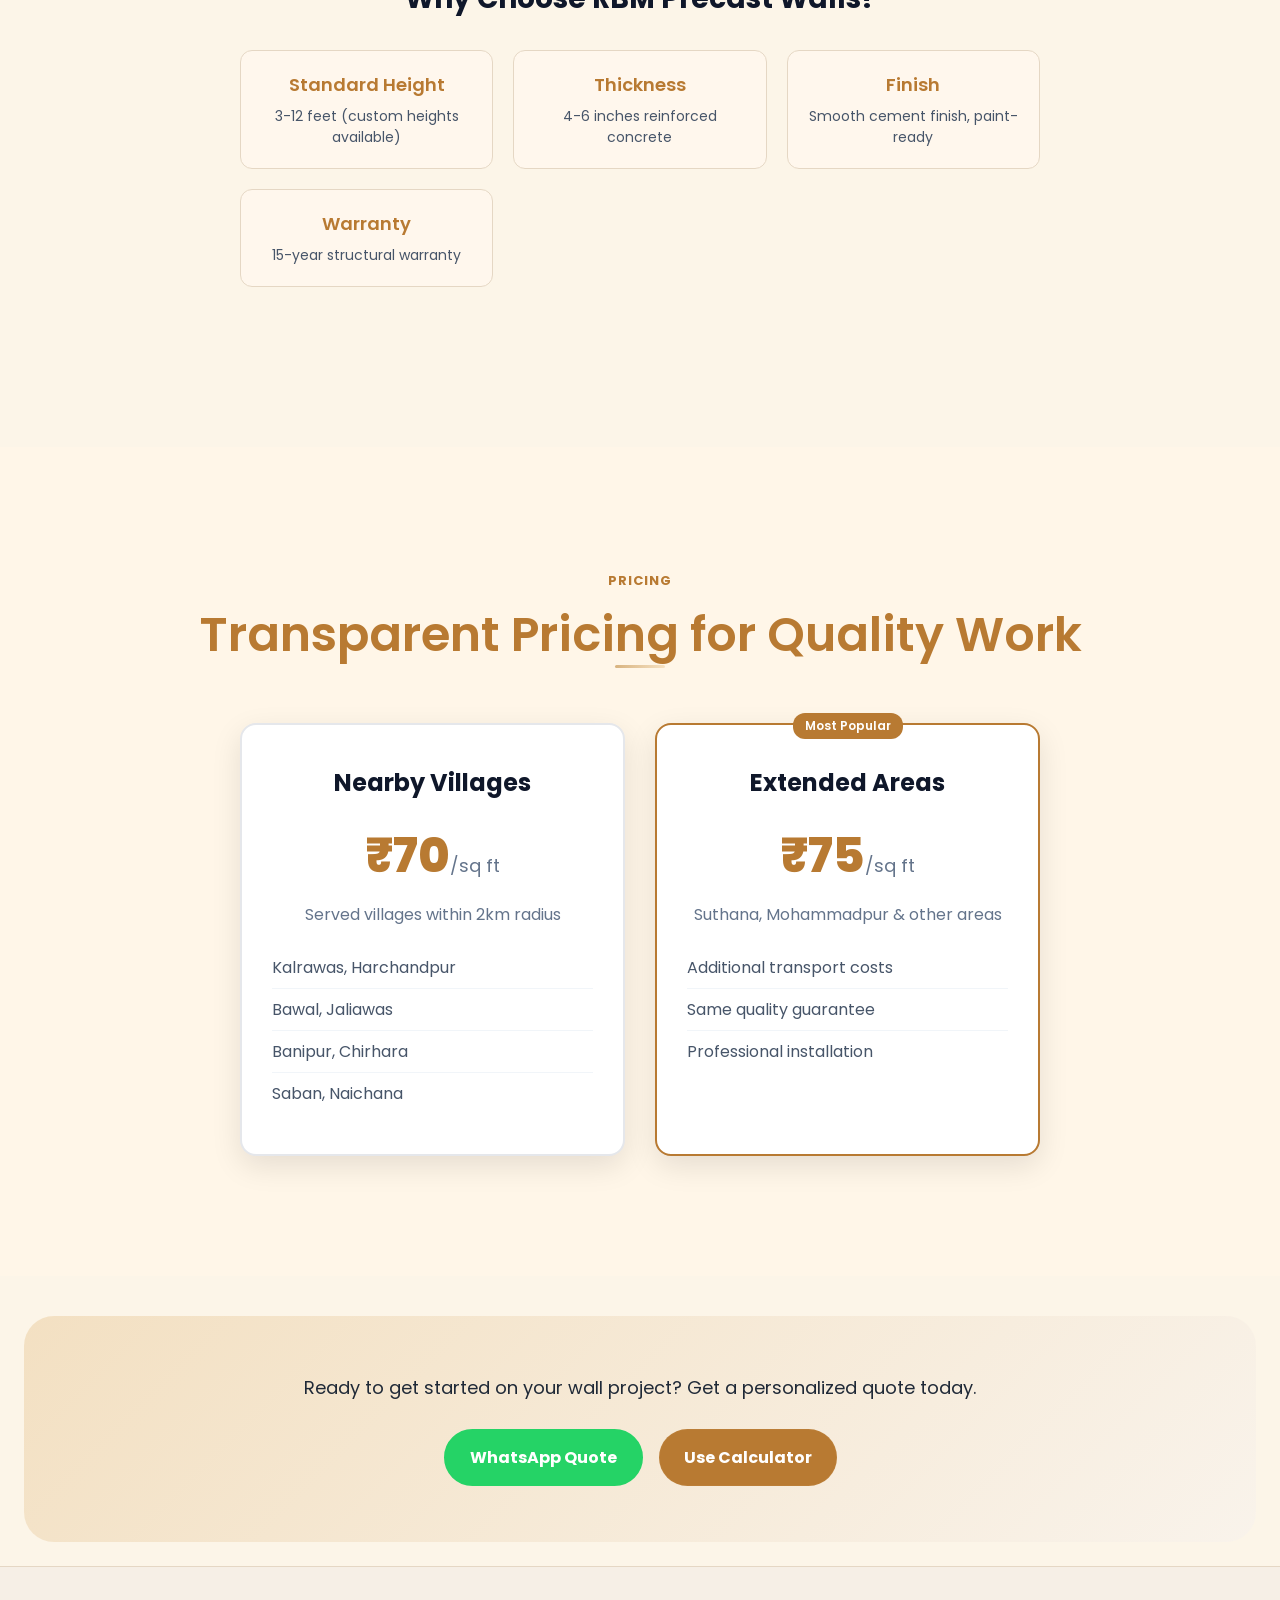
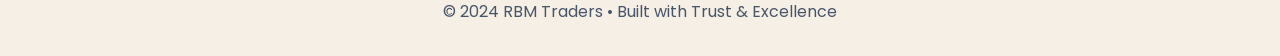
<file: products.html>
<!DOCTYPE html>
<html lang="en">
<head>
    <meta charset="UTF-8">
    <meta name="viewport" content="width=device-width, initial-scale=1.0">
    <title>Products - RBM Traders</title>
    <meta name="description" content="Premium readymade wall solutions by RBM Traders. Cemented boundary walls, expert installation, and reliable supply.">
    <link rel="preconnect" href="https://fonts.googleapis.com">
    <link rel="preconnect" href="https://fonts.gstatic.com" crossorigin>
    <link href="https://fonts.googleapis.com/css2?family=Poppins:wght@300;400;500;600;700&display=swap" rel="stylesheet">
    <link href="https://cdnjs.cloudflare.com/ajax/libs/font-awesome/6.5.0/css/all.min.css" rel="stylesheet">
    <link rel="stylesheet" href="style.css">
</head>
<body>
<div class="loader" id="loader" aria-hidden="true">
    <h1>RBM Traders<br>Explore our products...</h1>
    <div class="loading-dots">
        <span></span><span></span><span></span>
    </div>
</div>

<div class="page-transition-overlay" id="pageTransitionOverlay"></div>

<header class="navbar">
    <div class="nav-left">
        <button class="menu-btn" id="menuBtn" type="button" aria-label="Open menu" aria-expanded="false" aria-controls="sideMenu">
            <span></span><span></span><span></span>
        </button>
        <a class="logo" href="index.html" aria-label="RBM Traders home">
            <img src="logo.jpeg" alt="RBM Traders logo">
            <strong data-i18n="brandName">RBM Traders</strong>
        </a>
    </div>
    <nav class="desktop-nav" aria-label="Primary">
        <a href="index.html" data-i18n="menuHome">Home</a>
        <a href="products.html" class="active" data-i18n="menuProducts">Products</a>
        <a href="gallery.html" data-i18n="menuGallery">Gallery</a>
        <a href="work-done/index.html" data-i18n="menuProjects"> Our Work</a>
        <a href="contact.html" data-i18n="menuContact">Contact</a>
        <a href="instant-quotation.html" data-i18n="menuQuotation">Quotation</a>
        <a href="https://maps.app.goo.gl/kAdwDStSetLQuG2U9" target="_blank" rel="noreferrer" data-i18n="viewLocation">
            <i class="fas fa-location-dot"></i> Location
        </a>
    </nav>
</header>

<aside class="side-menu" id="sideMenu" aria-label="Mobile menu">
    <a href="index.html"><i class="fas fa-home"></i> <span data-i18n="menuHome">Home</span></a>
    <a href="products.html"><i class="fas fa-box"></i> <span data-i18n="menuProducts">Products</span></a>
    <a href="gallery.html"><i class="fas fa-images"></i> <span data-i18n="menuGallery">Gallery</span></a>
    <a href="work-done/index.html"><i class="fas fa-hammer"></i> <span data-i18n="menuProjects">Our Work</span></a>
    <a href="contact.html"><i class="fas fa-phone"></i> <span data-i18n="menuContact">Contact</span></a>
    <a href="instant-quotation.html"><i class="fas fa-calculator"></i> <span data-i18n="menuQuotation">Quotation</span></a>
    <a href="https://maps.app.goo.gl/kAdwDStSetLQuG2U9" target="_blank" rel="noreferrer">
        <i class="fas fa-location-dot"></i> <span data-i18n="viewLocation">Location</span>
    </a>
</aside>

<div class="overlay" id="overlay"></div>

<!-- WHATSAPP FLOATING BUTTON -->
<a href="https://wa.me/918059807552?text=Hello%20RBM%20Traders,%20I%20want%20to%20know%20more%20about%20your%20products%20and%20pricing." 
   class="whatsapp-float" 
   target="_blank" 
   rel="noopener noreferrer"
   aria-label="Chat with RBM Traders on WhatsApp">
    <i class="fab fa-whatsapp"></i>
</a>

<main id="top">
    <section class="work-header">
        <div class="header-content">
            <p class="eyebrow">Premium Wall Solutions</p>
            <h1>Quality Walls for Every Need</h1>
            <p>
                Discover our comprehensive range of readymade wall solutions designed for durability,
                security, and aesthetic appeal. From boundary walls to commercial installations.
            </p>
        </div>
    </section>

    <section class="section reveal" id="products">
        <div class="section-heading">
            <p class="section-tag">Our Products</p>
            <h2>Premium Readymade Wall Solutions for Every Need</h2>
        </div>
        <div class="cards product-grid">
            <article class="product-card">
                <img src="work-done/pictures/w21.jpeg" alt="Precast wall panels">
                <div class="product-info">
                    <span class="product-label">Featured</span>
                    <h3>Precast Wall Panels</h3>
                    <p>High-strength precast concrete wall sections engineered for quick installation, consistent quality, and long-term durability.</p>
                    <div class="product-price">Starting at ₹70<span>/sq ft</span></div>
                </div>
            </article>
            <article class="product-card">
                <img src="work-done/pictures/w29.jpeg" alt="Concrete fencing solutions">
                <div class="product-info">
                    <span class="product-label">Secure</span>
                    <h3>Fencing Solutions</h3>
                    <p>Complete Taar fencing systems for strong boundary protection and a polished finish.</p>
                    <div class="product-price">Starting at ₹75<span>/sq ft</span></div>
                </div>
            </article>
            <article class="product-card">
                <img src="work-done/pictures/w32.jpeg" alt="Cemented chairs for outdoors">
                <div class="product-info">
                    <span class="product-label">Durable</span>
                    <h3>Cemented Chairs</h3>
                    <p>Weather-resistant concrete seating for gardens, parks, and outdoor spaces with an easy-clean finish.</p>
                    <div class="product-price">From ₹4,500<span> per unit</span></div>
                </div>
            </article>
        </div>
        <div class="product-details">
            <h3>Why Choose RBM Precast Walls?</h3>
            <div class="specs-grid">
                <div class="spec-item">
                    <h4>Standard Height</h4>
                    <p>3-12 feet (custom heights available)</p>
                </div>
                <div class="spec-item">
                    <h4>Thickness</h4>
                    <p>4-6 inches reinforced concrete</p>
                </div>
                <div class="spec-item">
                    <h4>Finish</h4>
                    <p>Smooth cement finish, paint-ready</p>
                </div>
                <div class="spec-item">
                    <h4>Warranty</h4>
                    <p>15-year structural warranty</p>
                </div>
            </div>
        </div>
    </section>

    <section class="section section-alt reveal" id="pricing">
        <div class="section-heading">
            <p class="section-tag">Pricing</p>
            <h2>Transparent Pricing for Quality Work</h2>
        </div>
        <div class="pricing-grid">
            <div class="pricing-card">
                <h3>Nearby Villages</h3>
                <div class="price">₹70<span>/sq ft</span></div>
                <p>Served villages within 2km radius</p>
                <ul>
                    <li>Kalrawas, Harchandpur</li>
                    <li>Bawal, Jaliawas</li>
                    <li>Banipur, Chirhara</li>
                    <li>Saban, Naichana</li>
                </ul>
            </div>
            <div class="pricing-card featured">
                <h3>Extended Areas</h3>
                <div class="price">₹75<span>/sq ft</span></div>
                <p>Suthana, Mohammadpur & other areas</p>
                <ul>
                    <li>Additional transport costs</li>
                    <li>Same quality guarantee</li>
                    <li>Professional installation</li>
                </ul>
            </div>
        </div>
    </section>

    <section class="cta reveal" id="quote">
        <p>Ready to get started on your wall project? Get a personalized quote today.</p>
        <div class="cta-buttons">
            <a href="https://wa.me/918059807552?text=Hello%20RBM%20Traders,%20I%20want%20to%20know%20more%20about%20your%20wall%20products%20and%20pricing."
               class="btn whatsapp-link"
               target="_blank"
               rel="noopener noreferrer">WhatsApp Quote</a>
            <a href="instant-quotation.html" class="btn btn-secondary">Use Calculator</a>
        </div>
    </section>
</main>

<footer class="footer" data-i18n="footerText">
    &copy; 2024 RBM Traders • Built with Trust &amp; Excellence
</footer>

<script src="script.js"></script>

</body>
</html>
</file>
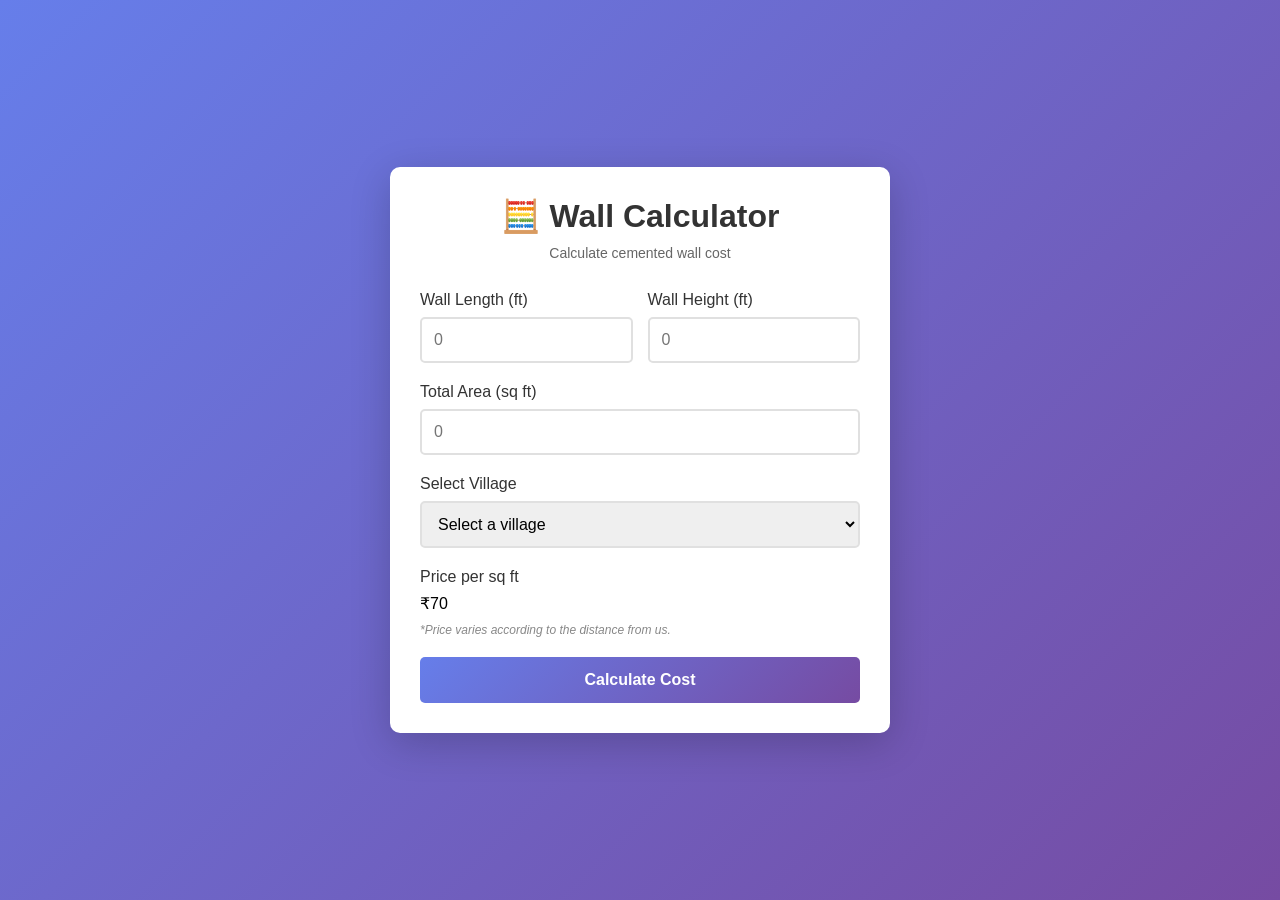
<file: wall-calculator.html>
<!DOCTYPE html>
<html lang="en">
<head>
    <meta charset="UTF-8">
    <meta name="viewport" content="width=device-width, initial-scale=1.0">
    <title>Wall Calculator</title>
    <style>
        * {
            margin: 0;
            padding: 0;
            box-sizing: border-box;
        }

        body {
            font-family: 'Segoe UI', Tahoma, Geneva, Verdana, sans-serif;
            background: linear-gradient(135deg, #667eea 0%, #764ba2 100%);
            min-height: 100vh;
            display: flex;
            justify-content: center;
            align-items: center;
            padding: 20px;
        }

        .container {
            background: white;
            border-radius: 10px;
            box-shadow: 0 10px 40px rgba(0, 0, 0, 0.2);
            padding: 30px;
            max-width: 500px;
            width: 100%;
        }

        h1 {
            color: #333;
            margin-bottom: 10px;
            text-align: center;
        }

        .subtitle {
            color: #666;
            text-align: center;
            margin-bottom: 30px;
            font-size: 14px;
        }

        .form-group {
            margin-bottom: 20px;
        }

        label {
            display: block;
            margin-bottom: 8px;
            color: #333;
            font-weight: 500;
        }

        input, select {
            width: 100%;
            padding: 12px;
            border: 2px solid #e0e0e0;
            border-radius: 5px;
            font-size: 16px;
            transition: border-color 0.3s;
        }

        input:focus, select:focus {
            outline: none;
            border-color: #667eea;
        }

        .input-row {
            display: grid;
            grid-template-columns: 1fr 1fr;
            gap: 15px;
            margin-bottom: 20px;
        }

        .input-row .form-group {
            margin-bottom: 0;
        }

        button {
            width: 100%;
            padding: 14px;
            background: linear-gradient(135deg, #667eea 0%, #764ba2 100%);
            color: white;
            border: none;
            border-radius: 5px;
            font-size: 16px;
            font-weight: 600;
            cursor: pointer;
            transition: transform 0.2s;
        }

        button:hover {
            transform: translateY(-2px);
        }

        button:active {
            transform: translateY(0);
        }

        .results {
            margin-top: 30px;
            padding-top: 30px;
            border-top: 2px solid #e0e0e0;
            display: none;
            opacity: 0;
            transition: opacity 1s ease;
        }

        .result-item {
            display: flex;
            justify-content: space-between;
            align-items: center;
            padding: 15px;
            background: #f5f5f5;
            border-radius: 5px;
            margin-bottom: 12px;
        }

        .result-label {
            color: #666;
            font-weight: 500;
        }

        .result-value {
            color: #667eea;
            font-size: 18px;
            font-weight: 600;
        }

        .error {
            color: #e74c3c;
            font-size: 14px;
            display: none;
            margin-top: 20px;
            padding: 12px;
            background: #ffe0e0;
            border-radius: 5px;
            border-left: 4px solid #e74c3c;
        }

        .note {
            color: #888;
            font-size: 12px;
            margin-top: 10px;
            font-style: italic;
        }
    </style>
</head>
<body>
    <div class="container">
        <h1>🧮 Wall Calculator</h1>
        <p class="subtitle">Calculate cemented wall cost</p>

        <div class="input-row">
            <div class="form-group">
                <label for="length">Wall Length (ft)</label>
                <input type="number" id="length" placeholder="0" min="0" step="1">
            </div>
            <div class="form-group">
                <label for="height">Wall Height (ft)</label>
                <input type="number" id="height" placeholder="0" min="0" step="1">
            </div>
        </div>
        <div class="form-group">
            <label for="totalArea">Total Area (sq ft)</label>
            <input type="number" id="totalArea" placeholder="0" min="0" step="1">
        </div>
        <div class="form-group">            <label for="village">Select Village</label>
            <select id="village" onchange="updatePrice()">
                <option value="">Select a village</option>
                <option value="Kalrawas">Kalrawas</option>
                <option value="Harchandpur">Harchandpur</option>
                <option value="Bawal">Bawal</option>
                <option value="Jaliawas">Jaliawas</option>
                <option value="Banipur">Banipur</option>
                <option value="Chirhara">Chirhara</option>
                <option value="Saban">Saban</option>
                <option value="Naichana">Naichana</option>
                <option value="Suthana">Suthana</option>
                <option value="Mohammadpur">Mohammadpur</option>
                <option value="other">Other Village</option>
            </select>
        </div>
        <div class="form-group">            <label>Price per sq ft</label>
            <span id="priceDisplay">₹70</span>
            <p class="note">*Price varies according to the distance from us.</p>
        </div>
        <button onclick="calculate()">Calculate Cost</button>

        <div id="error" class="error"></div>
        <div id="results" class="results">
            <div id="resultsContent"></div>
        </div>
    </div>

    <script>
        const villages = ['Kalrawas', 'Harchandpur', 'Bawal', 'Jaliawas', 'Banipur', 'Chirhara', 'Saban', 'Naichana', 'Suthana', 'Mohammadpur'];

        function updatePrice() {
            const village = document.getElementById('village').value;
            const price = villages.includes(village) ? 70 : 75;
            document.getElementById('priceDisplay').textContent = '₹' + price;
        }

        function calculate() {
            const button = document.querySelector('button');
            button.disabled = true;
            button.textContent = 'Calculating...';

            const length = parseFloat(document.getElementById('length').value || '0');
            const height = parseFloat(document.getElementById('height').value || '0');
            const totalArea = parseFloat(document.getElementById('totalArea').value || '0');
            const village = document.getElementById('village').value;
            const pricePerSqFt = villages.includes(village) ? 70 : 75;

            if (length < 0 || height < 0 || totalArea < 0 || !village) {
                showError('Please enter valid numbers and select a village');
                button.disabled = false;
                button.textContent = 'Calculate Cost';
                return;
            }

            setTimeout(() => {
                const wallArea = length * height;
                const totalCost = (totalArea * pricePerSqFt).toFixed(2);

                showResults({
                    'Wall Area (from dimensions)': wallArea.toFixed(2) + ' sq ft',
                    'Total Area for Walls': totalArea + ' sq ft',
                    'Price per sq ft': '₹' + pricePerSqFt,
                    'Total Cost': '₹' + totalCost
                });

                button.disabled = false;
                button.textContent = 'Calculate Cost';
            }, 2000);
        }

        function showError(message) {
            const resultsDiv = document.getElementById('results');
            resultsDiv.style.opacity = '0';
            setTimeout(() => resultsDiv.style.display = 'none', 1000);
            document.getElementById('error').textContent = message;
            document.getElementById('error').style.display = 'block';
        }

        function showResults(data) {
            const resultsContent = document.getElementById('resultsContent');
            resultsContent.innerHTML = '';

            for (const label in data) {
                const value = data[label];
                const resultItem = document.createElement('div');
                resultItem.className = 'result-item';
                resultItem.innerHTML = `
                    <span class="result-label">${label}</span>
                    <span class="result-value">${value}</span>
                `;
                resultsContent.appendChild(resultItem);
            }

            const resultsDiv = document.getElementById('results');
            resultsDiv.style.display = 'block';
            setTimeout(() => {
                resultsDiv.style.opacity = '1';
            }, 10);
            document.getElementById('error').style.display = 'none';
        }

        document.addEventListener('keypress', function(event) {
            if (event.key === 'Enter') {
                calculate();
            }
        });
    </script>
</body>
</html>
</file>
<file: style.css>
*{margin:0;padding:0;box-sizing:border-box;}
html{scroll-behavior:smooth;}
body{font-family:"Poppins",sans-serif;background:#fcf5e8;color:#111827;}
body.language-pending{overflow:hidden;}

.loader{
    position:fixed;
    inset:0;
    background:#ffffff;
    display:flex;
    justify-content:center;
    align-items:center;
    z-index:5000;
    flex-direction:column;
    color:#1f2937;
    text-align:center;
    opacity:1;
    transition:opacity 1s ease;
}
.loader.hidden{opacity:0;pointer-events:none;}
.loader h1{font-size:28px;line-height:1.4;margin-bottom:30px;}
.loading-dots span{
    display:inline-block;
    width:14px;
    height:14px;
    margin:0 6px;
    background:#d8a465;
    border-radius:50%;
    opacity:0;
    transform:scale(0.5);
    animation:fadeJump 1.2s infinite;
}
.loading-dots span:nth-child(1){animation-delay:0s;}
.loading-dots span:nth-child(2){animation-delay:.2s;}
.loading-dots span:nth-child(3){animation-delay:.4s;}

.language-modal{
    position:fixed;
    inset:0;
    background:rgba(15,23,42,.78);
    display:flex;
    align-items:center;
    justify-content:center;
    z-index:6000;
    padding:20px;
}
.language-modal.hidden{display:none;}
.modal-content{
    width:min(420px,100%);
    background:#fff;
    border-radius:24px;
    padding:34px 28px;
    text-align:center;
    box-shadow:0 30px 80px rgba(15,23,42,.35);
}
.modal-label{
    color:#b87a32;
    font-size:13px;
    font-weight:700;
    letter-spacing:.08em;
    text-transform:uppercase;
    margin-bottom:10px;
}
.modal-content h2{
    font-size:30px;
    line-height:1.2;
    margin-bottom:24px;
}
.lang-btn{
    display:block;
    width:100%;
    border:none;
    border-radius:14px;
    padding:15px;
    margin:10px 0;
    background:linear-gradient(135deg,#d8b37f,#f6e2c4);
    color:#111827;
    font-size:18px;
    font-weight:600;
    cursor:pointer;
    transition:transform .25s ease, box-shadow .25s ease;
}
.lang-btn:hover{
    transform:translateY(-2px);
    box-shadow:0 18px 30px rgba(37,99,235,.28);
}

.navbar{
    position:fixed;
    top:0;
    left:0;
    width:100%;
    display:flex;
    align-items:center;
    justify-content:space-between;
    padding:16px 28px;
    background:#c99b4a;
    border-bottom:1px solid rgba(0,0,0,.12);
    z-index:2000;
}
.nav-left{display:flex;align-items:center;gap:16px;}
.logo{
    display:flex;
    align-items:center;
    gap:10px;
    text-decoration:none;
    color:#fff;
}
.logo img{width:42px;height:42px;object-fit:contain;}
.logo strong{font-size:18px;}
.desktop-nav{display:flex;gap:20px;}
.desktop-nav a{
    color:#fff;
    text-decoration:none;
    font-weight:500;
    display:flex;
    align-items:center;
    gap:6px;
    transition:background .25s ease, transform .25s ease, color .25s ease;
    padding:8px 14px;
    border-radius:999px;
}
.desktop-nav a:hover{
    background:rgba(255,255,255,.18);
    transform:none;
}
.desktop-nav a.active,
.desktop-nav a.active:hover{
    background:rgba(255,255,255,.32);
    color:#fff;
}
.desktop-nav a.active i,
.desktop-nav a:hover i{
    color:#fff;
}
.desktop-nav a i{
    color:#fff;
    font-size:14px;
}
.language-trigger{
    border:none;
    background:#f5ead5;
    color:#9c6641;
    padding:11px 16px;
    border-radius:999px;
    font-weight:700;
    cursor:pointer;
    transition:.25s ease;
}
.language-trigger:hover{background:#ecd7b4;}

.language-switch{
    border:none;
    background:#fff6eb;
    color:#334155;
    display:flex;
    align-items:center;
    gap:8px;
    padding:8px 12px;
    border-radius:20px;
    font-weight:600;
    cursor:pointer;
    transition:all .4s ease;
    border:1px solid #ecd7b4;
}
.language-switch:hover{
    background:#f7ede1;
    border-color:#d7b09a;
}
.language-switch .switch-text{
    font-size:13px;
    white-space:nowrap;
    transition:all .4s ease;
}
.language-switch .switch-track{
    width:44px;
    height:24px;
    background:#e5e7eb;
    border-radius:12px;
    position:relative;
    padding:2px;
    display:inline-flex;
    align-items:center;
}
.language-switch .switch-thumb{
    width:20px;
    height:20px;
    border-radius:50%;
    background:#6b7280;
    display:flex;
    align-items:center;
    justify-content:center;
    color:#fff;
    font-size:9px;
    transition:all .4s ease;
    box-shadow:0 2px 4px rgba(0,0,0,.1);
}
.language-switch.active .switch-thumb{
    transform: translateX(20px);
    background:#059669;
    box-shadow:0 2px 6px rgba(5,150,105,.2);
}
.language-switch.active{
    background:#ecfdf5;
    border-color:#a7f3d0;
}
.language-switch .switch-thumb i{
    font-size:10px;
}

.menu-btn{
    width:30px;
    height:24px;
    display:none;
    flex-direction:column;
    justify-content:space-between;
    background:none;
    border:none;
    cursor:pointer;
}
.menu-btn span{
    display:block;
    height:3px;
    border-radius:999px;
    background:#000;
    transition:.35s ease;
}
.menu-btn.active span:nth-child(1){transform:translateY(10px) rotate(45deg);}
.menu-btn.active span:nth-child(2){opacity:0;}
.menu-btn.active span:nth-child(3){transform:translateY(-10px) rotate(-45deg);}

.side-menu{
    position:fixed;
    top:76px;
    left:-290px;
    width:280px;
    height:calc(100% - 76px);
    background:#b87a32;
    padding:28px 18px;
    transition:left .35s ease;
    z-index:1800;
    border-left:none;
}
.side-menu.active{left:0;}
.side-menu a,
.side-menu button{
    display:flex;
    align-items:center;
    gap:12px;
    width:100%;
    margin:12px 0;
    padding:14px 16px;
    border:none;
    border-radius:14px;
    background:rgba(255,255,255,.15);
    color:#fff;
    font-size:16px;
    text-decoration:none;
    cursor:pointer;
    transition:transform .25s ease, background .25s ease;
}
.side-menu a.active,
.side-menu button.active {
    background:rgba(255,255,255,.32);
    color:#fff;
}
.side-menu a:hover,
.side-menu button:hover{background:rgba(255,255,255,.24);transform:none;}
.side-menu i{color:#fff;}
.side-menu a.active i,
.side-menu button.active i{color:#fff;}
.side-menu-header{display:flex;align-items:center;gap:12px;padding:8px 6px 18px;border-bottom:1px solid rgba(255,255,255,.08);margin-bottom:8px}
.side-menu-header .side-logo{display:flex;align-items:center;gap:10px;text-decoration:none;color:#fff}
.side-menu-header img{width:44px;height:44px;object-fit:cover;border-radius:6px;border:2px solid rgba(255,255,255,.12)}
.side-menu-header .side-brand strong{display:block;font-size:16px}
.side-menu-header .side-brand small{display:block;font-size:12px;opacity:.9}
.location{position:absolute;left:18px;right:18px;bottom:24px;}
.location a{font-size:14px;}

.overlay{
    position:fixed;
    top:76px;
    left:0;
    width:100%;
    height:calc(100% - 76px);
    background:rgba(15,23,42,.18);
    opacity:0;
    visibility:hidden;
    transition:.25s ease;
    z-index:1700;
}
.overlay.active{opacity:1;visibility:visible;}

.page-transition-overlay{
    position:fixed;
    inset:0;
    background:rgba(255,255,255,0.95);
    opacity:0;
    visibility:hidden;
    pointer-events:none;
    transition:opacity .35s ease;
    z-index:10000;
}
.page-transition-overlay.active{
    opacity:1;
    visibility:visible;
}

main{padding-top:76px;}
.hero{
    display:flex;
    align-items:center;
    justify-content:center;
    text-align:center;
    padding:110px 24px 90px;
    color:#0f172a;
    position:relative;
    overflow:hidden;
}
.hero-bg{
    position:absolute;
    top:0;
    left:0;
    width:100%;
    height:100%;
    object-fit:cover;
    z-index:-2;
}
.hero::after{
    content:"";
    position:absolute;
    inset:0;
    background:linear-gradient(180deg,rgba(255,255,255,0.8),rgba(255,246,233,0.9));
    z-index:-1;
}
.hero-text{max-width:820px;animation:fadeUp .9s ease;}
.eyebrow{
    display:inline-block;
    margin-bottom:16px;
    color:#b87a32;
    text-transform:uppercase;
    letter-spacing:.1em;
    font-size:13px;
    font-weight:700;
}
.hero h1{font-size:52px;line-height:1.15;}
.hero p{margin:22px auto 0;max-width:760px;line-height:1.85;font-size:17px;color:#475569;}
.hero-actions{
    display:flex;
    justify-content:center;
    gap:14px;
    flex-wrap:wrap;
    margin-top:28px;
}
.btn{
    display:inline-flex;
    align-items:center;
    justify-content:center;
    padding:14px 24px;
    border-radius:999px;
    background:linear-gradient(135deg,#d8b37f,#f6e2c4);
    color:#111827;
    font-weight:600;
    text-decoration:none;
    transition:transform .25s ease, box-shadow .25s ease;
}
.btn:hover{transform:translateY(-2px);box-shadow:0 16px 30px rgba(184,122,50,.18);}
.btn-secondary{background:rgba(255,250,241,.95);border:1px solid rgba(196,141,74,.22);color:#334155;}

.section{padding:120px 24px;}
.section-alt{background:#fff6e8;}
.section-heading{
    max-width:900px;
    margin:0 auto 30px;
    text-align:center;
}
.section-tag{
    color:#b87a32;
    text-transform:uppercase;
    letter-spacing:.08em;
    font-size:15px;
    font-weight:700;
    margin-bottom:18px;
}
.section-heading h2{
    font-size:48px;
    line-height:1.2;
    color:#0f172a;
}
.section-copy{
    max-width:900px;
    margin:0 auto;
    text-align:center;
    line-height:1.9;
    color:#475569;
    font-size:19px;
}

.cards,
.highlights,
.contact-grid{
    max-width:1200px;
    margin:60px auto 0;
    display:grid;
    gap:30px;
}
.cards{grid-template-columns:repeat(auto-fit,minmax(300px,1fr));}
.highlights{grid-template-columns:repeat(3,minmax(0,1fr));}
.contact-grid{grid-template-columns:repeat(3,minmax(0,1fr));}

.card,
.highlight,
.contact-card,
.product-card{
    background:#fff;
    border-radius:24px;
    padding:42px;
    text-align:center;
    transition:transform .25s ease, box-shadow .25s ease;
}
.card i,
.contact-card i{
    font-size:40px;
    color:#b87a32;
    margin-bottom:24px;
}
.card h3,
.highlight h3,
.contact-card h3,
.product-card h3{
    font-size:26px;
    margin-bottom:16px;
    color:#0f172a;
}
.card p,
.highlight p,
.contact-card p,
.product-card p{
    color:#475569;
    line-height:1.8;
    font-size:18px;
}
.highlight span{
    display:inline-flex;
    width:48px;
    height:48px;
    align-items:center;
    justify-content:center;
    border-radius:50%;
    background:#fde9d0;
    color:#b87a32;
    font-weight:700;
    margin-bottom:18px;
}
.contact-card{
    text-decoration:none;
    transition:transform .25s ease, box-shadow .25s ease;
}
.contact-card:hover{transform:translateY(-4px);box-shadow:0 24px 50px rgba(15,23,42,.12);}

.product-card{
    padding:0;
    overflow:hidden;
    display:flex;
    flex-direction:column;
    box-shadow:0 18px 45px rgba(15,23,42,.08);
}
.product-card img{
    width:100%;
    height:240px;
    object-fit:cover;
    display:block;
}
.product-info{
    padding:28px 26px 32px;
    text-align:left;
}
.product-label{
    display:inline-block;
    margin-bottom:14px;
    padding:8px 14px;
    border-radius:999px;
    background:#f9e9d1;
    color:#b87a32;
    font-size:13px;
    font-weight:700;
    text-transform:uppercase;
    letter-spacing:.08em;
}
.product-card h3{
    font-size:28px;
    margin-bottom:14px;
}
.product-card p{
    margin-bottom:24px;
}
.product-price{
    font-size:32px;
    font-weight:800;
    color:#b87a32;
}
.product-price span{
    font-size:16px;
    font-weight:500;
    color:#64748b;
}
.product-card:hover{
    transform:translateY(-6px);
    box-shadow:0 28px 60px rgba(15,23,42,.14);
}

.product-details {
    margin-top: 60px;
    text-align: center;
}

.product-details h3 {
    font-size: 28px;
    color: #0f172a;
    margin-bottom: 30px;
    font-weight: 700;
}

.specs-grid {
    display: grid;
    grid-template-columns: repeat(auto-fit, minmax(200px, 1fr));
    gap: 20px;
    max-width: 800px;
    margin: 0 auto;
}

.spec-item {
    background: #fff7ed;
    padding: 20px;
    border-radius: 12px;
    border: 1px solid #e5d7c4;
    transition: transform 0.3s ease, box-shadow 0.3s ease;
}

.spec-item:hover {
    transform: translateY(-5px);
    box-shadow: 0 10px 25px rgba(0, 0, 0, 0.1);
}

.spec-item h4 {
    font-size: 18px;
    color: #b87a32;
    margin-bottom: 8px;
    font-weight: 600;
}

.spec-item p {
    color: #475569;
    font-size: 14px;
    line-height: 1.5;
}

.pricing-grid {
    display: grid;
    grid-template-columns: repeat(auto-fit, minmax(300px, 1fr));
    gap: 30px;
    max-width: 800px;
    margin: 60px auto 0;
}

.pricing-card {
    background: #fff;
    border-radius: 16px;
    padding: 40px 30px;
    text-align: center;
    box-shadow: 0 10px 30px rgba(0, 0, 0, 0.1);
    border: 2px solid #e5e7eb;
    transition: transform 0.3s ease, box-shadow 0.3s ease;
}

.pricing-card:hover {
    transform: translateY(-5px);
    box-shadow: 0 20px 40px rgba(0, 0, 0, 0.15);
}

.pricing-card.featured {
    border-color: #b87a32;
    position: relative;
}

.pricing-card.featured::before {
    content: "Most Popular";
    position: absolute;
    top: -12px;
    left: 50%;
    transform: translateX(-50%);
    background: #b87a32;
    color: white;
    padding: 4px 12px;
    border-radius: 12px;
    font-size: 12px;
    font-weight: 600;
}

.pricing-card h3 {
    font-size: 24px;
    color: #0f172a;
    margin-bottom: 20px;
    font-weight: 700;
}

.price {
    font-size: 48px;
    font-weight: 800;
    color: #b87a32;
    margin-bottom: 10px;
}

.price span {
    font-size: 18px;
    font-weight: 400;
    color: #64748b;
}

.pricing-card > p {
    color: #64748b;
    margin-bottom: 20px;
    font-size: 16px;
}

.pricing-card ul {
    list-style: none;
    padding: 0;
    text-align: left;
}

.pricing-card li {
    padding: 8px 0;
    color: #475569;
    border-bottom: 1px solid #f1f5f9;
}

.pricing-card li:last-child {
    border-bottom: none;
}

.gallery-overlay {
    position: absolute;
    bottom: 0;
    left: 0;
    right: 0;
    background: linear-gradient(transparent, rgba(0, 0, 0, 0.8));
    color: white;
    padding: 20px;
    transform: translateY(100%);
    transition: transform 0.3s ease;
}

.gallery-card:hover .gallery-overlay {
    transform: translateY(0);
}

.gallery-overlay h4 {
    margin: 0 0 8px 0;
    font-size: 18px;
    font-weight: 600;
}

.gallery-overlay p {
    margin: 0;
    font-size: 14px;
    opacity: 0.9;
}

.contact-detail {
    margin-top: 15px;
    padding-top: 15px;
    border-top: 1px solid rgba(255, 255, 255, 0.2);
    font-size: 14px;
    opacity: 0.9;
}

.service-area-grid {
    display: grid;
    grid-template-columns: repeat(auto-fit, minmax(300px, 1fr));
    gap: 40px;
    max-width: 800px;
    margin: 40px auto 0;
}

.area-column {
    background: #fff7ed;
    padding: 30px;
    border-radius: 12px;
    border-left: 4px solid #b87a32;
}

.area-column h4 {
    color: #b87a32;
    margin-bottom: 20px;
    font-size: 18px;
    font-weight: 600;
}

.area-column ul {
    list-style: none;
    padding: 0;
}

.area-column li {
    padding: 8px 0;
    color: #475569;
    border-bottom: 1px solid #e5e7eb;
}

.area-column li:last-child {
    border-bottom: none;
}

.area-column .note {
    margin-top: 15px;
    font-size: 14px;
    color: #64748b;
    font-style: italic;
}

.hours-container {
    max-width: 600px;
    margin: 40px auto 0;
}

.hours-card {
    background: #f8fafc;
    padding: 40px;
    border-radius: 16px;
    text-align: center;
    box-shadow: 0 10px 30px rgba(0, 0, 0, 0.1);
}

.hours-card i {
    font-size: 48px;
    color: #b87a32;
    margin-bottom: 20px;
}

.hours-card h3 {
    font-size: 24px;
    color: #0f172a;
    margin-bottom: 30px;
    font-weight: 700;
}

.hours-list {
    margin-bottom: 20px;
}

.hour-item {
    display: flex;
    justify-content: space-between;
    align-items: center;
    padding: 12px 0;
    border-bottom: 1px solid #e5e7eb;
}

.hour-item:last-child {
    border-bottom: none;
}

.hour-item span:first-child {
    font-weight: 600;
    color: #0f172a;
}

.hour-item span:last-child {
    color: #b87a32;
    font-weight: 500;
}

.hours-note {
    font-size: 14px;
    color: #64748b;
    font-style: italic;
}

.cta{
    margin:0 24px 24px;
    border-radius:30px;
    background:linear-gradient(135deg,#f3e0c2,#f9f3eb);
    color:#1f2937;
    padding:56px 26px;
    text-align:center;
}
.cta p{
    max-width:720px;
    margin:0 auto 22px;
    line-height:1.8;
    font-size:18px;
}
.cta a{
    display:inline-flex;
    align-items:center;
    justify-content:center;
    padding:14px 24px;
    border-radius:999px;
    background:#b87a32;
    color:#fff;
    text-decoration:none;
    font-weight:700;
}

.footer{
    background:#f6efe6;
    color:#475569;
    text-align:center;
    padding:32px 22px;
    border-top:1px solid #e5d7c4;
}

.reveal{opacity:0;transform:translateY(36px);transition:opacity .8s ease,transform .8s ease;}
.reveal.active{opacity:1;transform:translateY(0);}

@keyframes fadeJump{
    0% {opacity:0; transform:scale(0.5);}
    30% {opacity:1; transform:scale(1);}
    60% {opacity:0.5; transform:scale(0.8);}
    100% {opacity:0; transform:scale(0.5);}
}

/* ===== WHATSAPP FLOATING BUTTON ===== */
.whatsapp-float{
    position:fixed;
    bottom:30px;
    right:30px;
    width:60px;
    height:60px;
    background:#25d366;
    color:white;
    border-radius:50%;
    display:flex;
    align-items:center;
    justify-content:center;
    font-size:28px;
    box-shadow:0 8px 25px rgba(37,211,102,0.4);
    z-index:1000;
    transition:all 0.3s ease;
}
.whatsapp-float:hover{
    transform:scale(1.1);
    box-shadow:0 12px 35px rgba(37,211,102,0.6);
}

/* ===== WHATSAPP LINKS ===== */
.whatsapp-link{
    background:#25d366 !important;
    color:white !important;
    border:2px solid #25d366 !important;
}
.whatsapp-link:hover{
    background:#128c7e !important;
    border-color:#128c7e !important;
    transform:translateY(-2px);
    box-shadow:0 8px 20px rgba(37,211,102,0.4);
}

.whatsapp-contact{
    border-color:#25d366 !important;
    background:linear-gradient(135deg, #25d366, #128c7e) !important;
}
.whatsapp-contact:hover{
    border-color:#128c7e !important;
    transform:translateY(-4px);
    box-shadow:0 12px 30px rgba(37,211,102,0.3);
}

.cta-buttons{
    display:flex;
    gap:16px;
    justify-content:center;
    flex-wrap:wrap;
    margin-top:24px;
}

@keyframes fadeUp{
    from{opacity:0;transform:translateY(28px);}
    to{opacity:1;transform:translateY(0);}
}
/* ===== BACK BUTTON ===== */
.back-btn {
    position: fixed;
    top: 20px;
    left: 20px;
    display: inline-flex;
    align-items: center;
    gap: 8px;
    padding: 12px 20px;
    background: rgba(255, 255, 255, 0.95);
    color: #b87a32;
    text-decoration: none;
    border-radius: 50px;
    font-weight: 600;
    font-size: 14px;
    box-shadow: 0 4px 12px rgba(0, 0, 0, 0.15);
    backdrop-filter: blur(10px);
    border: 1px solid rgba(255, 255, 255, 0.2);
    z-index: 1000;
    transition: all 0.3s ease;
}

.back-btn:hover {
    background: #b87a32;
    color: white;
    transform: translateY(-2px);
    box-shadow: 0 8px 20px rgba(184, 122, 50, 0.3);
}

.back-btn i {
    font-size: 16px;
}
@media (max-width: 980px){
    .desktop-nav{display:none;}
    .menu-btn{display:flex;}
    .cards,
    .highlights,
    .contact-grid{grid-template-columns:1fr;}
    .language-switch{
        padding:6px 10px;
        gap:6px;
    }
    .language-switch .switch-text{font-size:12px;}
    .language-switch .switch-track{
        width:36px;
        height:20px;
        padding:1px;
    }
    .language-switch .switch-thumb{
        width:18px;
        height:18px;
        font-size:8px;
    }
    .language-switch.active .switch-thumb{
        transform: translateX(16px);
    }
}

@media (max-width: 768px){
    .navbar{padding:14px 16px;}
    .nav-left{gap:12px;}
    .logo strong{font-size:16px;}
    .logo img{width:36px;height:36px;}
    .language-trigger{padding:9px 12px;font-size:13px;}
    .hero{
        padding:96px 18px 70px;
        background-attachment: scroll;
    }
    .hero h1{font-size:36px;}
    .hero p{font-size:15px;line-height:1.75;}
    .hero::after{
        background:linear-gradient(180deg,rgba(255,255,255,0.80),rgba(255,246,233,0.92));
    }
    .section{padding:70px 18px;}
    .section-heading h2{font-size:30px;}
    .cta{margin:0 18px 18px;padding:44px 18px;border-radius:24px;}
    .modal-content{padding:28px 22px;}
    .modal-content h2{font-size:26px;}

    /* Mobile button styles */
    .btn{
        padding:12px 20px;
        font-size:14px;
        min-height:44px; /* Touch-friendly minimum height */
    }
    .hero-actions{
        flex-direction:column;
        gap:12px;
        align-items:stretch;
    }
    .hero-actions .btn{
        justify-content:center;
    }
    .cta-buttons{
        flex-direction:column;
        gap:12px;
    }

    /* Mobile card styles */
    .card{
        padding:24px 20px;
    }
    .card i{
        font-size:32px;
        margin-bottom:16px;
    }
    .card h3{
        font-size:18px;
        margin-bottom:12px;
    }
    .card p{
        font-size:14px;
        line-height:1.5;
    }

    /* Mobile highlight styles */
    .highlight{
        padding:24px 20px;
    }
    .highlight span{
        font-size:14px;
        margin-bottom:12px;
    }
    .highlight h3{
        font-size:18px;
        margin-bottom:12px;
    }
    .highlight p{
        font-size:14px;
        line-height:1.5;
    }
}

@media (max-width: 480px){
    .hero{
        padding:80px 16px 60px;
    }
    .hero h1{font-size:32px;line-height:1.2;}
    .hero p{font-size:14px;}
    .hero::after{
        background:linear-gradient(180deg,rgba(255,255,255,0.80),rgba(255,246,233,0.92));
    }

    /* Mobile button styles for small screens */
    .btn{
        padding:10px 16px;
        font-size:13px;
        min-height:40px;
    }
    .hero-actions .btn{
        padding:12px 16px;
    }

    /* Mobile card styles for small screens */
    .card{
        padding:20px 16px;
    }
    .card i{
        font-size:28px;
        margin-bottom:12px;
    }
    .card h3{
        font-size:16px;
        margin-bottom:10px;
    }
    .card p{
        font-size:13px;
        line-height:1.4;
    }

    /* Mobile highlight styles for small screens */
    .highlight{
        padding:20px 16px;
    }
    .highlight span{
        font-size:12px;
        margin-bottom:10px;
    }
    .highlight h3{
        font-size:16px;
        margin-bottom:10px;
    }
    .highlight p{
        font-size:13px;
        line-height:1.4;
    }

    /* Mobile footer */
    .footer{
        padding:16px 12px;
        font-size:12px;
    }
}

/* ===== QUOTATION PAGE STYLES ===== */
/* Instant Quotation Page Styles */
/* Clean and optimized CSS */

.quotation-page * {
    margin: 0;
    padding: 0;
    box-sizing: border-box;
}

.quotation-page body {
    font-family: 'Poppins', sans-serif;
    background: linear-gradient(135deg, #fef2e7 0%, #ffffff 100%);
    min-height: 100vh;
    color: #111827;
    overflow-x: hidden;
    position: relative;
}

/* Animated background elements */
.bg-animation {
    position: fixed;
    top: 0;
    left: 0;
    width: 100%;
    height: 100%;
    z-index: -1;
    overflow: hidden;
}

.bg-shape {
    position: absolute;
    border-radius: 50%;
    background: rgba(255, 255, 255, 0.1);
    animation: float 6s ease-in-out infinite;
}

.bg-shape:nth-child(1) {
    width: 200px;
    height: 200px;
    top: 10%;
    left: 10%;
    animation-delay: 0s;
}

.bg-shape:nth-child(2) {
    width: 150px;
    height: 150px;
    top: 60%;
    right: 10%;
    animation-delay: 2s;
}

.bg-shape:nth-child(3) {
    width: 100px;
    height: 100px;
    bottom: 20%;
    left: 20%;
    animation-delay: 4s;
}

.bg-shape:nth-child(4) {
    width: 80px;
    height: 80px;
    top: 30%;
    right: 30%;
    animation-delay: 1s;
}

@keyframes float {
    0%, 100% { transform: translateY(0px) rotate(0deg); }
    50% { transform: translateY(-20px) rotate(180deg); }
}

/* Header styles */
.header {
    background: rgba(255, 255, 255, 0.95);
    backdrop-filter: blur(10px);
    padding: 20px;
    text-align: center;
    box-shadow: 0 2px 20px rgba(0, 0, 0, 0.1);
    border-radius: 0 0 20px 20px;
    position: relative;
    overflow: hidden;
}

.header::before {
    content: '';
    position: absolute;
    top: 0;
    left: -100%;
    width: 100%;
    height: 100%;
    background: linear-gradient(90deg, transparent, rgba(184, 122, 50, 0.12), transparent);
    animation: shimmer 3s infinite;
}

@keyframes shimmer {
    0% { left: -100%; }
    100% { left: 100%; }
}

.header h1 {
    color: #b87a32;
    margin-bottom: 10px;
    font-weight: 700;
    position: relative;
    z-index: 1;
}

.header p {
    color: #666;
    position: relative;
    z-index: 1;
}

/* Back button */
.quotation-page .back-btn {
    position: absolute;
    top: 20px;
    left: 20px;
    background: #b87a32;
    color: white;
    border: none;
    padding: 10px 15px;
    border-radius: 5px;
    cursor: pointer;
    text-decoration: none;
    display: inline-block;
    z-index: 10;
    transition: background 0.3s;
}

.quotation-page .back-btn:hover {
    background: #9d6f38;
}

/* Container and sections */
.container {
    max-width: 800px;
    margin: 40px auto;
    background: rgba(255, 255, 255, 0.95);
    backdrop-filter: blur(20px);
    border-radius: 20px;
    box-shadow: 0 20px 60px rgba(0, 0, 0, 0.15);
    padding: 30px;
    position: relative;
    overflow: hidden;
    animation: slideUp 0.8s ease-out;
}

.container::before {
    content: '';
    position: absolute;
    top: 0;
    left: 0;
    right: 0;
    height: 4px;
    background: linear-gradient(90deg, #d8b37f, #f6e2c4);
}

@keyframes slideUp {
    from {
        opacity: 0;
        transform: translateY(30px);
    }
    to {
        opacity: 1;
        transform: translateY(0);
    }
}

.section {
    margin-bottom: 40px;
    animation: fadeInUp 0.6s ease-out forwards;
    opacity: 0;
}

.section:nth-child(1) { animation-delay: 0.2s; }
.section:nth-child(2) { animation-delay: 0.4s; }

@keyframes fadeInUp {
    from {
        opacity: 0;
        transform: translateY(20px);
    }
    to {
        opacity: 1;
        transform: translateY(0);
    }
}

.section h2 {
    color: #b87a32;
    margin-bottom: 20px;
    text-align: center;
    font-weight: 600;
    position: relative;
}

.section h2::after {
    content: '';
    position: absolute;
    bottom: -5px;
    left: 50%;
    transform: translateX(-50%);
    width: 50px;
    height: 3px;
    background: linear-gradient(90deg, #d8b37f, #f6e2c4);
    border-radius: 2px;
}

/* Calculator styles */
.calculator {
    opacity: 0;
    animation: fadeInUp 0.8s ease-out forwards;
    animation-delay: 0.2s;
}
.calculator h1 {
    color: #333;
    margin-bottom: 10px;
    text-align: center;
    font-size: 24px;
    font-weight: 700;
    background: linear-gradient(135deg, #d8b37f, #f6e2c4);
    -webkit-background-clip: text;
    -webkit-text-fill-color: transparent;
    background-clip: text;
}

.calculator .subtitle {
    color: #666;
    text-align: center;
    margin-bottom: 30px;
    font-size: 14px;
}

.calculator .form-group {
    margin-bottom: 20px;
    position: relative;
}

.calculator label {
    display: block;
    margin-bottom: 8px;
    color: #333;
    font-weight: 500;
    transition: color 0.3s ease;
}

.calculator input, .calculator select {
    width: 100%;
    padding: 12px 16px;
    border: 2px solid #e0e0e0;
    border-radius: 10px;
    font-size: 16px;
    transition: all 0.3s ease;
    background: rgba(255, 255, 255, 0.8);
    backdrop-filter: blur(10px);
}

.calculator input:focus, .calculator select:focus {
    outline: none;
    border-color: #b87a32;
    box-shadow: 0 0 0 3px rgba(184, 122, 50, 0.1);
    transform: translateY(-2px);
}

.calculator .input-row {
    display: grid;
    grid-template-columns: 1fr 1fr;
    gap: 15px;
    margin-bottom: 20px;
}

.calculator .input-row .form-group {
    margin-bottom: 0;
}

.calculator button {
    width: 100%;
    padding: 14px;
    background: linear-gradient(135deg, #d8b37f 0%, #f6e2c4 100%);
    color: #111827;
    border: none;
    border-radius: 10px;
    font-size: 16px;
    font-weight: 600;
    cursor: pointer;
    transition: all 0.3s ease;
    position: relative;
    overflow: hidden;
    box-shadow: 0 4px 15px rgba(184, 122, 50, 0.2);
}

.calculator button::before {
    content: '';
    position: absolute;
    top: 0;
    left: -100%;
    width: 100%;
    height: 100%;
    background: linear-gradient(90deg, transparent, rgba(255, 255, 255, 0.2), transparent);
    transition: left 0.5s;
}

.calculator button:hover::before {
    left: 100%;
}

.calculator button:hover {
    transform: translateY(-3px);
    box-shadow: 0 8px 25px rgba(184, 122, 50, 0.28);
}

/* Results styles */
.calculator .results {
    margin-top: 30px;
    padding-top: 30px;
    border-top: 2px solid #e0e0e0;
    display: none;
    opacity: 0;
    transition: all 0.5s ease;
    animation: slideInFromBottom 0.6s ease-out forwards;
}

@keyframes slideInFromBottom {
    from {
        opacity: 0;
        transform: translateY(30px);
    }
    to {
        opacity: 1;
        transform: translateY(0);
    }
}

.calculator .result-item {
    display: flex;
    justify-content: space-between;
    align-items: center;
    padding: 15px 20px;
    background: linear-gradient(135deg, rgba(248, 216, 158, 0.12), rgba(249, 236, 216, 0.12));
    border-radius: 10px;
    margin-bottom: 12px;
    border-left: 4px solid #b87a32;
    transition: all 0.3s ease;
    animation: fadeInScale 0.4s ease-out forwards;
    opacity: 0;
}

.calculator .result-item:nth-child(1) { animation-delay: 0.1s; }
.calculator .result-item:nth-child(2) { animation-delay: 0.2s; }
.calculator .result-item:nth-child(3) { animation-delay: 0.3s; }
.calculator .result-item:nth-child(4) { animation-delay: 0.4s; }

@keyframes fadeInScale {
    from {
        opacity: 0;
        transform: scale(0.95);
    }
    to {
        opacity: 1;
        transform: scale(1);
    }
}

.calculator .result-item:hover {
    background: linear-gradient(135deg, rgba(248, 216, 158, 0.16), rgba(249, 236, 216, 0.16));
    transform: translateX(5px);
}

.calculator .result-label {
    color: #666;
    font-weight: 500;
}

.calculator .result-value {
    color: #b87a32;
    font-size: 18px;
    font-weight: 600;
}

/* Contact section */
.contact-section {
    background: linear-gradient(135deg, #fff9f0 0%, #f4e6d1 100%);
    color: #3b3b3b;
    padding: 50px 40px;
    border-radius: 25px;
    text-align: center;
    margin-top: 40px;
    box-shadow: 0 20px 60px rgba(184, 122, 50, 0.14);
    position: relative;
    overflow: hidden;
    animation: slideInUp 0.8s ease-out;
}

.contact-section::before {
    content: '';
    position: absolute;
    top: 0;
    left: 0;
    right: 0;
    bottom: 0;
    background: url('data:image/svg+xml,<svg xmlns="http://www.w3.org/2000/svg" viewBox="0 0 100 100"><defs><pattern id="grain" width="100" height="100" patternUnits="userSpaceOnUse"><circle cx="25" cy="25" r="1" fill="rgba(255,255,255,0.1)"/><circle cx="75" cy="75" r="1" fill="rgba(255,255,255,0.1)"/><circle cx="10" cy="50" r="0.5" fill="rgba(255,255,255,0.1)"/><circle cx="90" cy="30" r="0.5" fill="rgba(255,255,255,0.1)"/></pattern></defs><rect width="100" height="100" fill="url(%23grain)"/></svg>');
    opacity: 0.3;
    animation: twinkle 4s ease-in-out infinite;
}

@keyframes twinkle {
    0%, 100% { opacity: 0.3; }
    50% { opacity: 0.6; }
}

.contact-section h2 {
    color: #b87a32;
    margin-bottom: 15px;
    font-size: 32px;
    font-weight: 800;
    position: relative;
    z-index: 2;
}

.contact-section p {
    color: #475569;
    font-size: 18px;
    margin-bottom: 40px;
    line-height: 1.6;
    position: relative;
    z-index: 2;
    font-weight: 400;
}

.contact-options {
    display: grid;
    grid-template-columns: repeat(auto-fit, minmax(280px, 1fr));
    gap: 25px;
    position: relative;
    z-index: 2;
}

.contact-option {
    background: rgba(255, 255, 255, 0.95);
    backdrop-filter: blur(20px);
    border: 1px solid rgba(196, 140, 90, 0.18);
    border-radius: 20px;
    padding: 30px 25px;
    min-height: 180px;
    transition: all 0.4s cubic-bezier(0.175, 0.885, 0.32, 1.275);
    text-decoration: none;
    color: #111827;
    display: flex;
    flex-direction: column;
    align-items: center;
    justify-content: center;
    gap: 15px;
    position: relative;
    overflow: hidden;
    box-shadow: 0 8px 32px rgba(0, 0, 0, 0.06);
}

/* Individual contact themes */
.contact-option:nth-child(1) {
    background: linear-gradient(135deg, rgba(245, 214, 169, 0.3), rgba(249, 236, 216, 0.4));
    border-color: rgba(216, 164, 101, 0.3);
    box-shadow: 0 8px 32px rgba(216, 164, 101, 0.08);
}

.contact-option:nth-child(1)::after {
    content: '';
    position: absolute;
    top: 10px;
    right: 10px;
    width: 20px;
    height: 20px;
    background: rgba(216, 164, 101, 0.3);
    border-radius: 50%;
    animation: bounce 2s ease-in-out infinite;
}

.contact-option:nth-child(1):hover {
    background: linear-gradient(135deg, rgba(245, 214, 169, 0.45), rgba(249, 236, 216, 0.5));
    border-color: rgba(216, 164, 101, 0.5);
    box-shadow: 0 20px 60px rgba(216, 164, 101, 0.18);
    transform: translateY(-12px) scale(1.03);
}

.contact-option:nth-child(1) i {
    color: #b87a32;
    text-shadow: 0 0 10px rgba(216, 164, 101, 0.35);
}

.contact-option:nth-child(1):hover i {
    color: #9d6f38;
    transform: scale(1.25) rotate(10deg);
}

.contact-option:nth-child(2) {
    background: linear-gradient(135deg, rgba(245, 214, 169, 0.2), rgba(249, 236, 216, 0.22));
    border-color: rgba(216, 164, 101, 0.25);
    box-shadow: 0 8px 32px rgba(216, 164, 101, 0.08);
}

.contact-option:nth-child(2)::after {
    content: '📞';
    position: absolute;
    top: 10px;
    right: 10px;
    font-size: 16px;
    animation: ring 2s ease-in-out infinite;
}

.contact-option:nth-child(2):hover {
    background: linear-gradient(135deg, rgba(245, 214, 169, 0.32), rgba(249, 236, 216, 0.33));
    border-color: rgba(216, 164, 101, 0.45);
    box-shadow: 0 20px 60px rgba(216, 164, 101, 0.16);
    transform: translateY(-12px) scale(1.03);
}

.contact-option:nth-child(2) i {
    color: #b87a32;
    text-shadow: 0 0 10px rgba(216, 164, 101, 0.35);
}

.contact-option:nth-child(2):hover i {
    color: #9d6f38;
    transform: scale(1.25) rotate(-10deg);
}

.contact-option:nth-child(3) {
    background: linear-gradient(135deg, rgba(249, 236, 216, 0.2), rgba(255, 250, 240, 0.3));
    border-color: rgba(216, 164, 101, 0.2);
    box-shadow: 0 8px 32px rgba(216, 164, 101, 0.07);
}

.contact-option:nth-child(3)::after {
    content: '✉️';
    position: absolute;
    top: 10px;
    right: 10px;
    font-size: 16px;
    animation: envelope 3s ease-in-out infinite;
}

.contact-option:nth-child(3):hover {
    background: linear-gradient(135deg, rgba(249, 236, 216, 0.35), rgba(255, 250, 240, 0.45));
    border-color: rgba(216, 164, 101, 0.4);
    box-shadow: 0 20px 60px rgba(216, 164, 101, 0.14);
    transform: translateY(-12px) scale(1.03);
}

.contact-option:nth-child(3) i {
    color: #b87a32;
    text-shadow: 0 0 10px rgba(216, 164, 101, 0.35);
}

.contact-option:nth-child(3):hover i {
    color: #9d6f38;
    transform: scale(1.25) rotate(5deg);
}

.contact-option::before {
    content: '';
    position: absolute;
    top: 0;
    left: -100%;
    width: 100%;
    height: 100%;
    background: linear-gradient(90deg, transparent, rgba(255, 255, 255, 0.15), transparent);
    transition: left 0.6s;
}

.contact-option:hover::before {
    left: 100%;
}

.contact-option i {
    font-size: 32px;
    color: #ffffff;
    margin-bottom: 5px;
    transition: all 0.3s ease;
    filter: drop-shadow(0 2px 4px rgba(0, 0, 0, 0.2));
}

.contact-option:hover i {
    transform: scale(1.2) rotate(5deg);
    color: #e0e7ff;
}

.contact-option h3 {
    margin: 0;
    font-size: 22px;
    font-weight: 700;
    text-align: center;
    transition: all 0.3s ease;
}

.contact-option:hover h3 {
    color: #ffffff;
    transform: translateY(-2px);
}

.contact-option p {
    margin: 0;
    font-size: 15px;
    opacity: 0.9;
    line-height: 1.5;
    text-align: center;
    transition: all 0.3s ease;
}

.contact-option:hover p {
    opacity: 1;
    transform: translateY(-1px);
}

/* Pulse animations */
.contact-option:nth-child(1) { animation: pulse-gold 4s ease-in-out infinite; }
.contact-option:nth-child(2) { animation: pulse-sand 4s ease-in-out infinite 0.7s; }
.contact-option:nth-child(3) { animation: pulse-amber 4s ease-in-out infinite 1.4s; }

@keyframes pulse-gold {
    0%, 100% { box-shadow: 0 8px 32px rgba(184, 122, 50, 0.1); }
    50% { box-shadow: 0 8px 32px rgba(184, 122, 50, 0.22); }
}

@keyframes pulse-sand {
    0%, 100% { box-shadow: 0 8px 32px rgba(217, 185, 132, 0.1); }
    50% { box-shadow: 0 8px 32px rgba(217, 185, 132, 0.22); }
}

@keyframes pulse-amber {
    0%, 100% { box-shadow: 0 8px 32px rgba(184, 122, 50, 0.08); }
    50% { box-shadow: 0 8px 32px rgba(184, 122, 50, 0.18); }
}

@keyframes bounce {
    0%, 20%, 50%, 80%, 100% { transform: translateY(0); }
    40% { transform: translateY(-5px); }
    60% { transform: translateY(-3px); }
}

@keyframes ring {
    0%, 100% { transform: rotate(0deg) scale(1); }
    25% { transform: rotate(5deg) scale(1.1); }
    75% { transform: rotate(-5deg) scale(1.1); }
}

@keyframes envelope {
    0%, 100% { transform: translateY(0) rotate(0deg); }
    50% { transform: translateY(-3px) rotate(2deg); }
}

@keyframes slideInUp {
    from {
        opacity: 0;
        transform: translateY(50px);
    }
    to {
        opacity: 1;
        transform: translateY(0);
    }
}

/* Mobile responsiveness */
@media (max-width: 768px) {
    .quotation-page .header {
        padding: 60px 20px 20px 20px;
    }

    .quotation-page .header h1 {
        font-size: 24px;
    }

    .quotation-page .header p {
        font-size: 14px;
    }

    .quotation-page .back-btn {
        top: 15px;
        left: 15px;
        padding: 8px 12px;
        font-size: 14px;
    }

    .container {
        margin: 20px auto;
        padding: 20px;
        border-radius: 8px;
    }

    .section h2 {
        font-size: 20px;
        margin-bottom: 15px;
    }

    .calculator .input-row {
        grid-template-columns: 1fr;
        gap: 10px;
    }

    .calculator h1 {
        font-size: 20px;
    }

    .calculator .subtitle {
        font-size: 13px;
        margin-bottom: 20px;
    }

    .calculator input, .calculator select {
        padding: 10px;
        font-size: 15px;
    }

    .calculator button {
        padding: 12px;
        font-size: 15px;
    }

    .calculator .result-item {
        flex-direction: column;
        align-items: flex-start;
        gap: 5px;
    }

    .calculator .result-value {
        font-size: 16px;
    }

    .contact-section {
        padding: 40px 25px;
        margin-top: 30px;
        border-radius: 20px;
    }

    .contact-section h2 {
        font-size: 28px;
        margin-bottom: 12px;
    }

    .contact-section p {
        font-size: 16px;
        margin-bottom: 35px;
    }

    .contact-options {
        grid-template-columns: 1fr;
        gap: 20px;
    }

    .contact-option {
        min-height: 160px;
        padding: 25px 20px;
        border-radius: 18px;
    }

    .contact-option i {
        font-size: 28px;
        margin-bottom: 8px;
    }

    .contact-option h3 {
        font-size: 20px;
    }

    .contact-option p {
        font-size: 14px;
    }
}

@media (max-width: 480px) {
    .quotation-page .header {
        padding: 50px 15px 15px 15px;
    }

    .quotation-page .header h1 {
        font-size: 20px;
    }

    .quotation-page .header p {
        font-size: 13px;
    }

    .quotation-page .back-btn {
        top: 10px;
        left: 10px;
        padding: 6px 10px;
        font-size: 12px;
    }

    .container {
        margin: 15px;
        padding: 15px;
    }

    .section h2 {
        font-size: 18px;
    }

    .calculator h1 {
        font-size: 18px;
    }

    .calculator .subtitle {
        font-size: 12px;
    }

    .calculator input, .calculator select {
        padding: 8px;
        font-size: 14px;
    }
}

/* ===== WORK-DONE PAGE STYLES ===== */
.work-done-page * {
    margin: 0;
    padding: 0;
    box-sizing: border-box;
}

.work-done-page body {
    font-family: 'Poppins', sans-serif;
    background: #fdf6ef;
    color: #3b3b3b;
    line-height: 1.6;
}

.work-done-page .container {
    max-width: 1200px;
    margin: 0 auto;
    padding: 0 20px;
}

/* Header Section */
.work-header {
    position: relative;
    height: 500px;
    background: linear-gradient(135deg, #fff9f0 0%, #f4e6d1 100%);
    display: flex;
    align-items: center;
    justify-content: center;
    overflow: hidden;
    color: #3b3b3b;
    text-align: center;
}

.header-overlay {
    position: absolute;
    top: 0;
    left: 0;
    width: 100%;
    height: 100%;
    background: rgba(0, 0, 0, 0.3);
    z-index: 1;
}

.header-content {
    position: relative;
    z-index: 2;
    animation: fadeInUp 0.8s ease-out;
}

.work-header h1 {
    font-size: 56px;
    font-weight: 800;
    margin-bottom: 10px;
    text-shadow: 2px 2px 4px rgba(0, 0, 0, 0.3);
}

.work-header p {
    font-size: 24px;
    font-weight: 300;
    letter-spacing: 1px;
    text-shadow: 1px 1px 2px rgba(0, 0, 0, 0.3);
    margin-bottom: 15px;
}

.header-tagline {
    display: block;
    font-size: 16px;
    font-weight: 400;
    letter-spacing: 0.5px;
    opacity: 0.95;
    text-shadow: 1px 1px 2px rgba(0, 0, 0, 0.3);
}

/* Intro Section */
.intro-section {
    padding: 60px 20px;
    background: white;
    text-align: center;
}

.intro-section h2 {
    font-size: 36px;
    margin-bottom: 20px;
    color: #2a2a2a;
    font-weight: 700;
}

.intro-section p {
    font-size: 18px;
    color: #6a5a47;
    max-width: 600px;
    margin: 0 auto 40px;
    line-height: 1.8;
}

.intro-details {
    display: grid;
    grid-template-columns: repeat(auto-fit, minmax(280px, 1fr));
    gap: 30px;
    max-width: 1000px;
    margin: 0 auto;
}

.detail-box {
    padding: 30px;
    background: linear-gradient(135deg, #fff9f0 0%, #f8efe4 100%);
    border-radius: 12px;
    border-left: 4px solid #b87a32;
    transition: all 0.3s ease;
}

.detail-box:hover {
    transform: translateY(-5px);
    box-shadow: 0 10px 30px rgba(184, 122, 50, 0.12);
}

.detail-box h4 {
    font-size: 20px;
    font-weight: 700;
    color: #b87a32;
    margin-bottom: 12px;
}

.detail-box p {
    font-size: 15px;
    color: #6a5a47;
    line-height: 1.7;
}

/* Gallery Section */
.gallery-section {
    padding: 80px 20px;
    background: #fdf6ef;
    text-align: center;
}

.section-tag {
    display: inline-block;
    font-size: 13px;
    font-weight: 700;
    letter-spacing: 0.08em;
    text-transform: uppercase;
    color: #b87a32;
    margin-bottom: 15px;
}

.section-title {
    font-size: 42px;
    font-weight: 800;
    color: #2a2a2a;
    margin-bottom: 15px;
}

/* ===== SLIDESHOW / PORTFOLIO STYLES (opacity transition, no dots) ===== */
.slideshow-section { background: #fcf5e8; padding: 40px 20px 80px; }
.slideshow-container { position: relative; max-width: 1100px; margin: 30px auto; background: #fff; border-radius: 16px; overflow: hidden; box-shadow: 0 20px 50px rgba(15,23,42,0.08); height: 520px; }
.slide { position: absolute; inset: 0; opacity: 0; transition: opacity 2s ease-in-out; }
.slide img { width: 100%; height: 520px; object-fit: cover; display: block; }
.slide.active { opacity: 1; z-index: 2; }
.slide-caption { position: absolute; bottom: 24px; left: 50%; transform: translateX(-50%); background: rgba(0,0,0,0.6); color: #fff; padding: 10px 18px; border-radius: 999px; font-weight:700; z-index: 10; }
.prev, .next { position: absolute; top: 50%; transform: translateY(-50%); width:48px; height:48px; border-radius:50%; background: rgba(184,122,50,0.9); color:#fff; display:flex; align-items:center; justify-content:center; font-size:22px; cursor:pointer; z-index:12; user-select:none; }
.prev { left: 18px; }
.next { right: 18px; }
.prev:hover, .next:hover { background:#b87a32; transform: translateY(-50%) scale(1.05); }

@media (max-width: 980px) { .slide img { height: 380px; } .slideshow-container { margin: 20px; height: 380px; } }
@media (max-width: 480px) { .slide img { height: 220px; } .prev, .next { width:38px; height:38px; font-size:18px; } .slide-caption{font-size:13px;padding:8px 12px;} .slideshow-container{height:220px;} }


.section-description {
    font-size: 18px;
    color: #6a5a47;
    max-width: 600px;
    margin: 0 auto 50px;
    line-height: 1.8;
}

.gallery-grid {
    display: grid;
    grid-template-columns: repeat(auto-fit, minmax(300px, 1fr));
    gap: 30px;
    animation: fadeIn 0.8s ease-out;
    justify-items: center;
}

.gallery-item {
    animation: scaleIn 0.6s ease-out;
    opacity: 1;
    transition: opacity 0.3s ease;
    width: 100%;
    max-width: 450px;
}

.gallery-card.photo-card {
    cursor: pointer;
}

.gallery-card {
    position: relative;
    height: 350px;
    border-radius: 16px;
    overflow: hidden;
    box-shadow: 0 10px 30px rgba(0, 0, 0, 0.1);
    cursor: pointer;
    transition: transform 0.4s ease, box-shadow 0.4s ease;
    background: #fff8ef;
}

.gallery-card:hover {
    transform: translateY(-10px) scale(1.02);
    box-shadow: 0 20px 50px rgba(0, 0, 0, 0.2);
}

.gallery-card img {
    width: 100%;
    height: 100%;
    object-fit: cover;
    transition: transform 0.5s ease;
}

.gallery-card:hover img {
    transform: scale(1.05);
}

/* Lightbox Modal Styles */
.lightbox-modal {
    display: none;
    position: fixed;
    z-index: 9999;
    padding: 0;
    left: 0;
    top: 0;
    width: 100%;
    height: 100%;
    background-color: rgba(0, 0, 0, 0.95);
    animation: fadeIn 0.3s ease-out;
}

.lightbox-modal.show {
    display: flex;
    align-items: center;
    justify-content: center;
}

.lightbox-image {
    max-width: 90%;
    max-height: 90vh;
    object-fit: contain;
    animation: zoomIn 0.4s ease-out;
}

.lightbox-close {
    position: fixed;
    top: 20px;
    right: 35px;
    color: white;
    font-size: 40px;
    font-weight: bold;
    cursor: pointer;
    z-index: 10000;
    transition: transform 0.2s ease;
}

.lightbox-close:hover,
.lightbox-close:focus {
    transform: scale(1.2);
    color: #bbb;
}

@keyframes zoomIn {
    from {
        transform: scale(0.8);
        opacity: 0;
    }
    to {
        transform: scale(1);
        opacity: 1;
    }
}

/* Stats Section */
.stats-section {
    padding: 80px 20px;
    background: linear-gradient(135deg, #fdf7f0 0%, #f6ece0 100%);
    color: #3b3b3b;
}

.stats-grid {
    display: grid;
    grid-template-columns: repeat(auto-fit, minmax(200px, 1fr));
    gap: 40px;
}

.stat-card {
    text-align: center;
    animation: fadeInUp 0.8s ease-out;
    padding: 20px;
    transition: transform 0.3s ease;
}

.stat-card:hover {
    transform: translateY(-10px);
}

.stat-number {
    font-size: 48px;
    font-weight: 800;
    margin-bottom: 10px;
    display: block;
    animation: countUp 2s ease-out;
    color: #b87a32;
}

.stat-label {
    font-size: 16px;
    font-weight: 400;
    opacity: 0.95;
    color: #6c5a44;
}

/* CTA Section */
.cta-section {
    padding: 100px 20px;
    background: white;
    text-align: center;
}

.cta-section h2 {
    font-size: 40px;
    margin-bottom: 15px;
    color: #2a2a2a;
    font-weight: 700;
}

.cta-section p {
    font-size: 18px;
    color: #6a5a47;
    margin-bottom: 30px;
}

.cta-btn {
    display: inline-block;
    padding: 16px 50px;
    background: linear-gradient(135deg, #d8b37f, #b87a32);
    color: white;
    border: none;
    border-radius: 50px;
    font-size: 18px;
    font-weight: 600;
    cursor: pointer;
    transition: all 0.3s ease;
    box-shadow: 0 10px 30px rgba(184, 122, 50, 0.3);
    text-decoration: none;
}

.cta-btn:hover {
    transform: translateY(-3px);
    box-shadow: 0 15px 40px rgba(184, 122, 50, 0.35);
    background: linear-gradient(135deg, #b87a32, #a66b2d);
    color: white;
}

/* Project Modal */
.project-modal {
    display: none;
    position: fixed;
    top: 0;
    left: 0;
    width: 100%;
    height: 100%;
    background: rgba(15, 23, 42, 0.95);
    z-index: 3000;
    animation: fadeIn 0.4s ease;
    overflow-y: auto;
}

.project-modal.show {
    display: flex;
    align-items: center;
    justify-content: center;
}

.modal-content-project {
    position: relative;
    background: white;
    border-radius: 20px;
    max-width: 900px;
    width: 90%;
    max-height: 90vh;
    overflow-y: auto;
    box-shadow: 0 30px 80px rgba(0, 0, 0, 0.3);
    animation: scaleIn 0.4s ease;
}

/* ===== GALLERY IMAGE RESIZING FIX ===== */
.gallery-card img {
    width: 100%;
    height: 100%;
    object-fit: cover !important;
    transition: transform 0.5s ease;
}

.gallery-card:hover img {
    transform: scale(1.02) !important;
}
</file>
